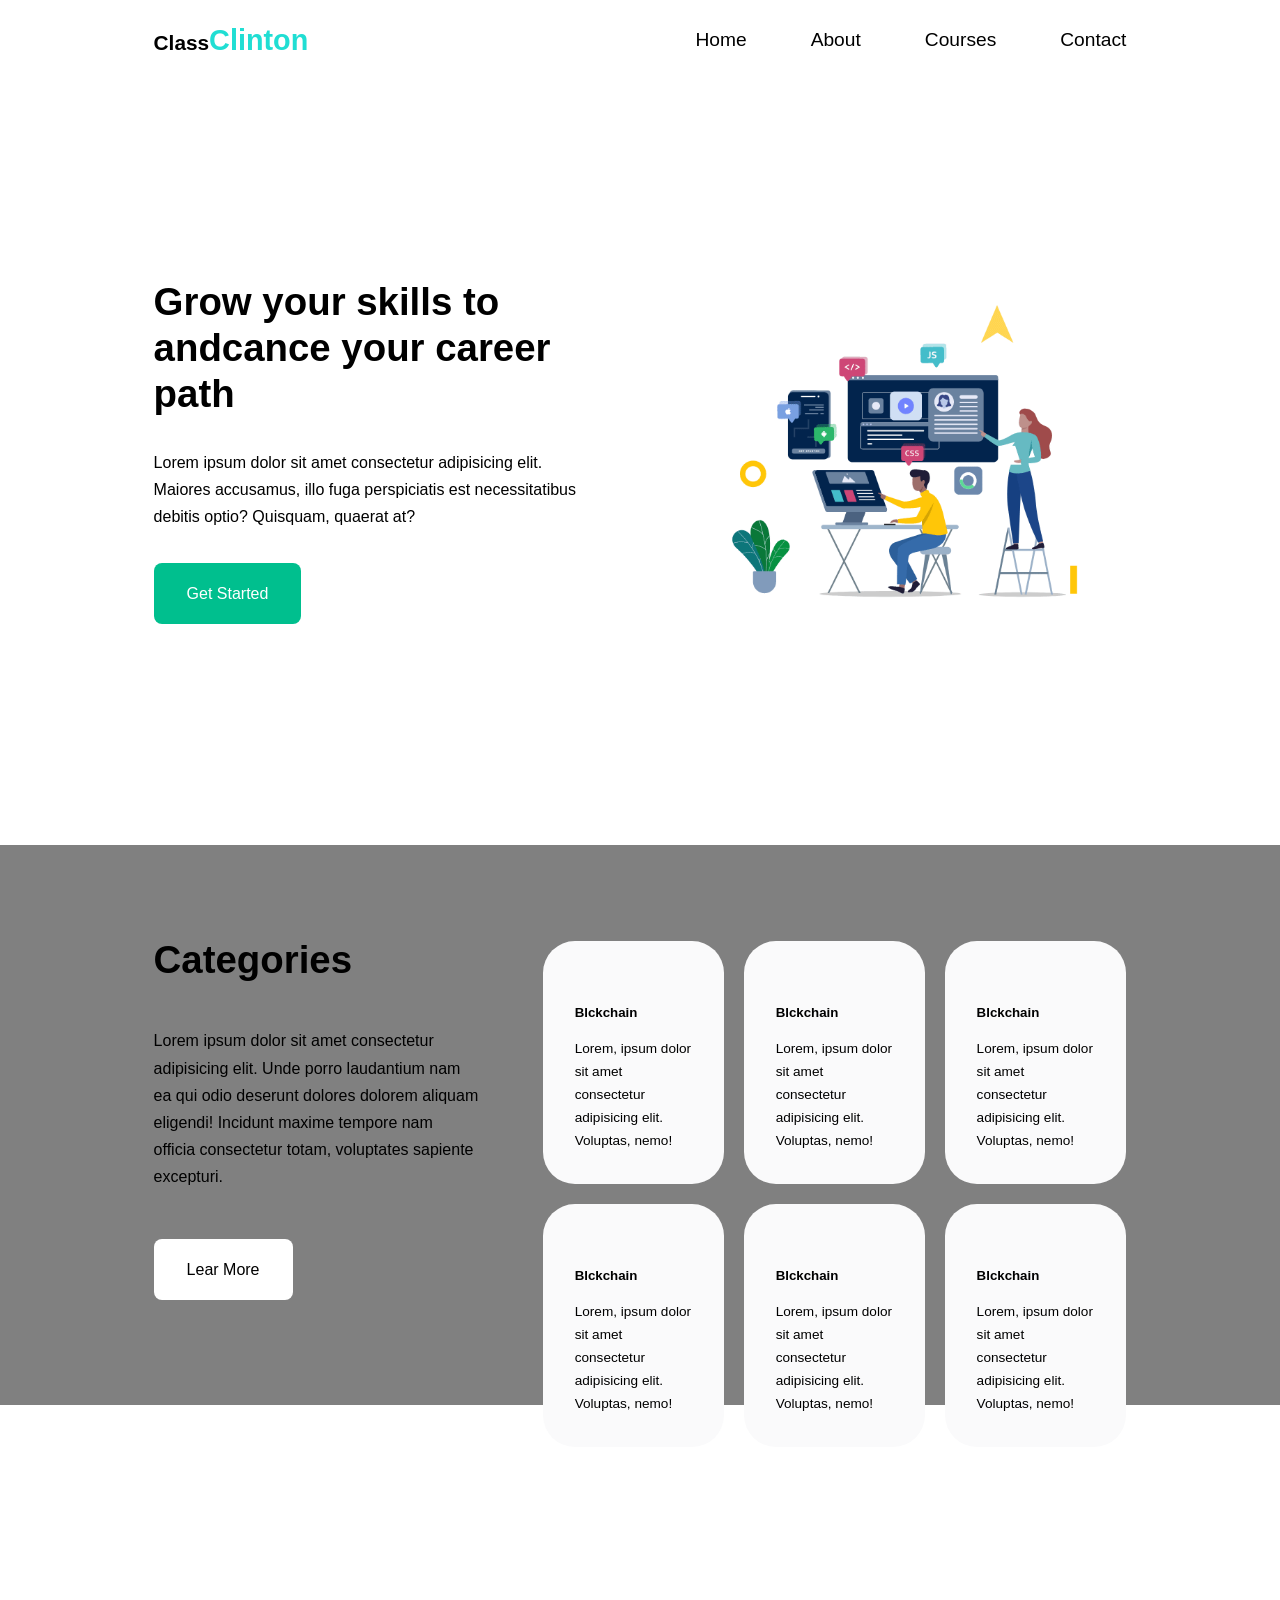
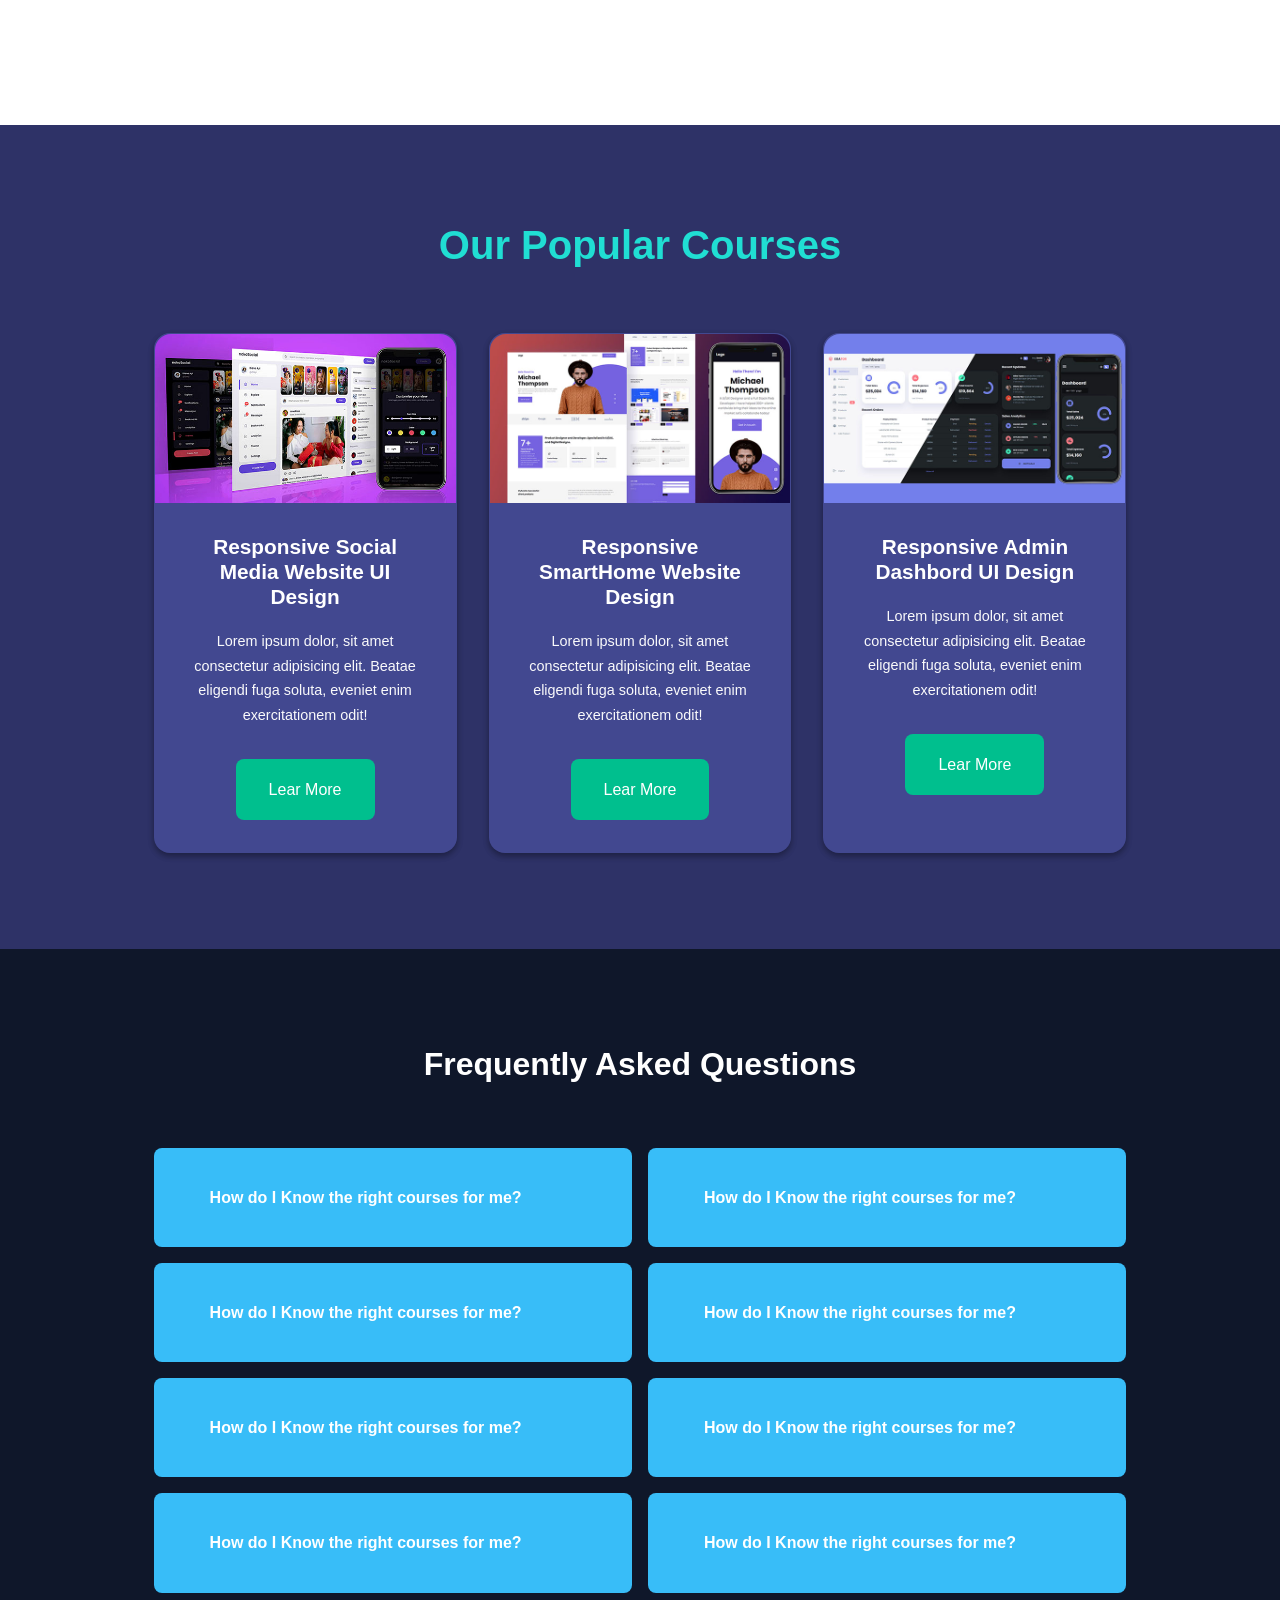
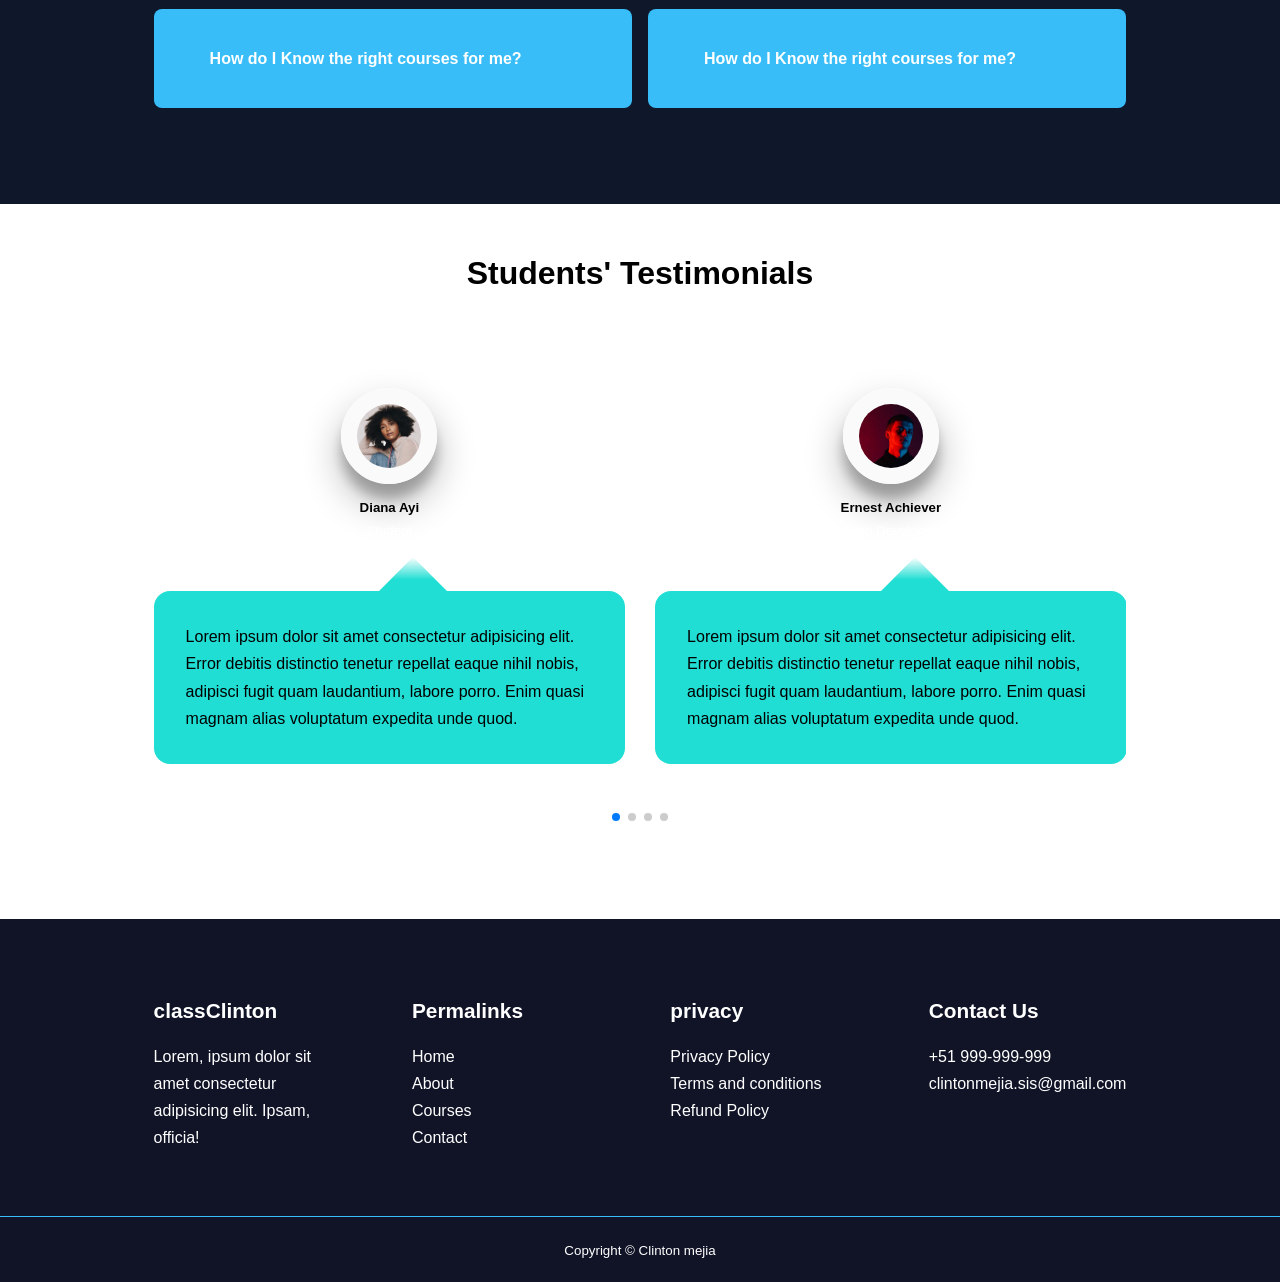
<file: miPagina/html/index.html>
<!DOCTYPE html>
<html lang="en">
<head>
    <meta charset="UTF-8">
    <meta http-equiv="X-UA-Compatible" content="IE=edge">
    <meta name="viewport" content="width=device-width, initial-scale=1.0">
    <title>Opnen Clinton courses</title>
    <link rel="stylesheet" href="../css/styles.css">
     <!-- ICONSCOUNT CND -->
    <link rel="stylesheet" href="https://unicons.iconscout.com/release/v4.0.0/css/line.css">
    
    <!-- Fonts rubik -->

    <link rel="preconnect" href="https://fonts.googleapis.com">
    <link rel="preconnect" href="https://fonts.gstatic.com" crossorigin>
    <link href="https://fonts.googleapis.com/css2? family=Rubik:wght@300;400;500;600;800;900&display=swap" >

    <!-- swper js -->
    <link rel="stylesheet" rel="stylesheet" href="https://cdn.jsdelivr.net/npm/swiper@8/swiper-bundle.min.css">

</head>

<body>
    <!-- ===================nav==================== -->
    <nav>
        <div class="container nav__container">
            <a href="../html/index.html" ><h4>Class<span class="clinton">Clinton</span></h4></a>
            <ul class="nav__menu">
                <li><a href="../html/index.html">Home</a></li>
                <li><a href="../html/about.html">About</a></li>
                <li><a href="../html/courses.html">Courses</a></li>
                <li><a href="../html/contact.html">Contact</a></li>
            </ul>
            <button id="open-menu"><i class="uil uil-bars"></i></button>
            <button id="close-menu"><i class="uil uil-multiply"></i></button>
        </div>
    </nav>
    <!-- ===================nav end==================== -->



    <!-- ===================header==================== -->
    <header>
        <div class="container header__container">
            <div class="header__left">
                <h1>Grow your skills to andcance your career path</h1>
                <p>Lorem ipsum dolor sit amet consectetur adipisicing elit. Maiores accusamus, illo fuga perspiciatis est necessitatibus debitis optio? Quisquam, quaerat at?</p>
                <a href="../courses.html" class="btn btn-primary">
                    Get Started
                </a>
            </div>

            <div class="header__right">
               <div class="header__right-image">
                <img src="../images/header.gif" >
               </div>
            </div>
        </div>
    </header>
    <!-- ===================header end==================== -->

    

    <!-- ===================categories ==================== -->
    <section class="categories">
        <div class="container categories__container">
            <div class="categories__left">
                <h1>Categories</h1>
                <p>Lorem ipsum dolor sit amet consectetur adipisicing elit. Unde porro laudantium nam ea qui odio deserunt dolores dolorem aliquam eligendi! Incidunt maxime tempore nam officia consectetur totam, voluptates sapiente excepturi.
                </p>
                <a href="#" class="btn">Lear More</a>
            </div>
            <div class="categories__right">
                <article class="category">
                    <span class="category__icon">
                        <i class="uil uil-bitcoin-circle"></i>
                    </span>
                    <h5>Blckchain</h5>
                    <p>Lorem, ipsum dolor sit amet consectetur adipisicing elit. Voluptas, nemo!</p>
                </article>
                
                <article class="category">
                    <span class="category__icon">
                        <i class="uil uil-bitcoin-circle"></i>
                    </span>
                    <h5>Blckchain</h5>
                    <p>Lorem, ipsum dolor sit amet consectetur adipisicing elit. Voluptas, nemo!</p>
                </article>

                <article class="category">
                    <span class="category__icon">
                        <i class="uil uil-bitcoin-circle"></i>
                    </span>
                    <h5>Blckchain</h5>
                    <p>Lorem, ipsum dolor sit amet consectetur adipisicing elit. Voluptas, nemo!</p>
                </article>

                <article class="category">
                    <span class="category__icon">
                        <i class="uil uil-bitcoin-circle"></i>
                    </span>
                    <h5>Blckchain</h5>
                    <p>Lorem, ipsum dolor sit amet consectetur adipisicing elit. Voluptas, nemo!</p>
                </article>

                <article class="category">
                    <span class="category__icon">
                        <i class="uil uil-bitcoin-circle"></i>
                    </span>
                    <h5>Blckchain</h5>
                    <p>Lorem, ipsum dolor sit amet consectetur adipisicing elit. Voluptas, nemo!</p>
                </article>

                <article class="category">
                    <span class="category__icon">
                        <i class="uil uil-bitcoin-circle"></i>
                    </span>
                    <h5>Blckchain</h5>
                    <p>Lorem, ipsum dolor sit amet consectetur adipisicing elit. Voluptas, nemo!</p>
                </article>

            </div>
        </div>
    </section>
    <!-- ===================categories end==================== -->



    <!-- ===================courses==================== -->
    <section class="courses">
        <h2>Our Popular Courses</h2>
        <div class="container courses__container">
            <article class="course">
                <div class="course__image">
                    <img src="../images/course1.jpg" alt="image" >
                </div>
                <div class="course__info">
                    <h4>Responsive Social Media Website UI Design</h4>
                    <p>Lorem ipsum dolor, sit amet consectetur adipisicing elit. Beatae eligendi fuga soluta, eveniet enim exercitationem odit!
                    </p>
                    <a href="../html/courses.html" class="btn btn-primary">Lear More</a>
                 </div>
            </article>
            
            <article class="course">
                <div class="course__image">
                    <img src="../images/course2.jpg" alt="">
                </div>
                    <div class="course__info">
                    <h4>Responsive SmartHome Website Design</h4>
                    <p>Lorem ipsum dolor, sit amet consectetur adipisicing elit. Beatae eligendi fuga soluta, eveniet enim exercitationem odit!
                    </p>
                    <a href="../html/courses.html" class="btn btn-primary">Lear More</a>
                </div>
            </article>

            <article class="course">
                <div class="course__image">
                    <img src="../images/course3.jpg" alt="">
                </div>
                <div class="course__info">
                    <h4>Responsive Admin Dashbord UI Design</h4>
                    <p>Lorem ipsum dolor, sit amet consectetur adipisicing elit. Beatae eligendi fuga soluta, eveniet enim exercitationem odit!
                    </p>
                    <a href="../html/courses.html" class="btn btn-primary">Lear More</a>
                </div>
            </article>
        </div>
    </section>
    <!-- ===================courses end==================== -->



    <!-- =========frequently asked questions=============== -->
    <section class="faqs">
        <h2>Frequently Asked Questions</h2>
        <div class="container faqs__container">
            <article class="faq">
                <div class="faq__icon"><i class="uil uil-plus"></i></div>
                <div class="faq__answer">
                    <h4>How do I Know the right courses for me?</h4>
                    <p>Lorem ipsum dolor sit amet consectetur, adipisicing elit. Amet obcaecati explicabo repudiandae! Amet eos sapiente sunt alias velit unde tenetur consectetur architecto, aliquid aut quasi quidem quas, perferendis quae pariatur!
                    </p>
                </div>
            </article>

            <article class="faq">
                <div class="faq__icon"><i class="uil uil-plus"></i></div>
                <div class="faq__answer">
                    <h4>How do I Know the right courses for me?</h4>
                    <p>Lorem ipsum dolor sit amet consectetur, adipisicing elit. Amet obcaecati explicabo repudiandae! Amet eos sapiente sunt alias velit unde tenetur consectetur architecto, aliquid aut quasi quidem quas, perferendis quae pariatur!
                    </p>
                </div>
            </article>

            <article class="faq">
                <div class="faq__icon"><i class="uil uil-plus"></i></div>
                <div class="faq__answer">
                    <h4>How do I Know the right courses for me?</h4>
                    <p>Lorem ipsum dolor sit amet consectetur, adipisicing elit. Amet obcaecati explicabo repudiandae! Amet eos sapiente sunt alias velit unde tenetur consectetur architecto, aliquid aut quasi quidem quas, perferendis quae pariatur!
                    </p>
                </div>
            </article>

            <article class="faq">
                <div class="faq__icon"><i class="uil uil-plus"></i></div>
                <div class="faq__answer">
                    <h4>How do I Know the right courses for me?</h4>
                    <p>Lorem ipsum dolor sit amet consectetur, adipisicing elit. Amet obcaecati explicabo repudiandae! Amet eos sapiente sunt alias velit unde tenetur consectetur architecto, aliquid aut quasi quidem quas, perferendis quae pariatur!
                    </p>
                </div>
            </article>

            <article class="faq">
                <div class="faq__icon"><i class="uil uil-plus"></i></div>
                <div class="faq__answer">
                    <h4>How do I Know the right courses for me?</h4>
                    <p>Lorem ipsum dolor sit amet consectetur, adipisicing elit. Amet obcaecati explicabo repudiandae! Amet eos sapiente sunt alias velit unde tenetur consectetur architecto, aliquid aut quasi quidem quas, perferendis quae pariatur!
                    </p>
                </div>
            </article>

            <article class="faq">
                <div class="faq__icon"><i class="uil uil-plus"></i></div>
                <div class="faq__answer">
                    <h4>How do I Know the right courses for me?</h4>
                    <p>Lorem ipsum dolor sit amet consectetur, adipisicing elit. Amet obcaecati explicabo repudiandae! Amet eos sapiente sunt alias velit unde tenetur consectetur architecto, aliquid aut quasi quidem quas, perferendis quae pariatur!
                    </p>
                </div>
            </article>

            <article class="faq">
                <div class="faq__icon"><i class="uil uil-plus"></i></div>
                <div class="faq__answer">
                    <h4>How do I Know the right courses for me?</h4>
                    <p>Lorem ipsum dolor sit amet consectetur, adipisicing elit. Amet obcaecati explicabo repudiandae! Amet eos sapiente sunt alias velit unde tenetur consectetur architecto, aliquid aut quasi quidem quas, perferendis quae pariatur!
                    </p>
                </div>
            </article>

            <article class="faq">
                <div class="faq__icon"><i class="uil uil-plus"></i></div>
                <div class="faq__answer">
                    <h4>How do I Know the right courses for me?</h4>
                    <p>Lorem ipsum dolor sit amet consectetur, adipisicing elit. Amet obcaecati explicabo repudiandae! Amet eos sapiente sunt alias velit unde tenetur consectetur architecto, aliquid aut quasi quidem quas, perferendis quae pariatur!
                    </p>
                </div>
            </article>

            <article class="faq">
                <div class="faq__icon"><i class="uil uil-plus"></i></div>
                <div class="faq__answer">
                    <h4>How do I Know the right courses for me?</h4>
                    <p>Lorem ipsum dolor sit amet consectetur, adipisicing elit. Amet obcaecati explicabo repudiandae! Amet eos sapiente sunt alias velit unde tenetur consectetur architecto, aliquid aut quasi quidem quas, perferendis quae pariatur!
                    </p>
                </div>
            </article>

            <article class="faq">
                <div class="faq__icon"><i class="uil uil-plus"></i></div>
                <div class="faq__answer">
                    <h4>How do I Know the right courses for me?</h4>
                    <p>Lorem ipsum dolor sit amet consectetur, adipisicing elit. Amet obcaecati explicabo repudiandae! Amet eos sapiente sunt alias velit unde tenetur consectetur architecto, aliquid aut quasi quidem quas, perferendis quae pariatur!
                    </p>
                </div>
            </article>
        </div>
    </section>
    <!-- ================end frequently ========================= -->


    <!-- ================start testimonial ========================= -->
    <section class="container testimonials__container swiper mySwiper">
        <h2>Students' Testimonials</h2>
        <div class="swiper-wrapper">
            <article class="testimonial swiper-slide">
                <div class="avatar">
                    <img src="../images/avatar1.jpg" alt="avatar">
                </div>
                <div class="testimonial__info">
                    <h5>Diana Ayi</h5>
                    <small>Student</small>
                </div>
                <div class="testimonial__body">
                    <p>Lorem ipsum dolor sit amet consectetur adipisicing elit. Error debitis distinctio tenetur repellat eaque nihil nobis, adipisci fugit quam laudantium, labore porro. Enim quasi magnam alias voluptatum expedita unde quod.</p>
                </div>
            </article>

            <article class="testimonial swiper-slide">
                <div class="avatar">
                    <img src="../images/avatar2.jpg" alt="avatar">
                </div>
                <div class="testimonial__info">
                    <h5>Ernest Achiever</h5>
                    <small>Web Developer</small>
                </div>
                <div class="testimonial__body">
                    <p>Lorem ipsum dolor sit amet consectetur adipisicing elit. Error debitis distinctio tenetur repellat eaque nihil nobis, adipisci fugit quam laudantium, labore porro. Enim quasi magnam alias voluptatum expedita unde quod.</p>
                </div>
            </article>

            <article class="testimonial swiper-slide">
                <div class="avatar">
                    <img src="../images/avatar3.jpg" alt="avatar">
                </div>
                <div class="testimonial__info">
                    <h5>Edem Quist</h5>
                    <small>Student</small>
                </div>
                <div class="testimonial__body">
                    <p>Lorem ipsum dolor sit amet consectetur adipisicing elit. Error debitis distinctio tenetur repellat eaque nihil nobis, adipisci fugit quam laudantium, labore porro. Enim quasi magnam alias voluptatum expedita unde quod.</p>
                </div>
            </article>

            <article class="testimonial swiper-slide">
                <div class="avatar">
                    <img src="../images/avatar4.jpg" alt="avatar">
                </div>
                <div class="testimonial__info">
                    <h5>Hajia Bindu</h5>
                    <small>Student</small>
                </div>
                <div class="testimonial__body">
                    <p>Lorem ipsum dolor sit amet consectetur adipisicing elit. Error debitis distinctio tenetur repellat eaque nihil nobis, adipisci fugit quam laudantium, labore porro. Enim quasi magnam alias voluptatum expedita unde quod.</p>
                </div>
            </article>

            <article class="testimonial swiper-slide">
                <div class="avatar">
                    <img src="../images/avatar5.jpg" alt="avatar">
                </div>
                <div class="testimonial__info">
                    <h5>Jane Doe</h5>
                    <small>Student</small>
                </div>
                <div class="testimonial__body">
                    <p>Lorem ipsum dolor sit amet consectetur adipisicing elit. Error debitis distinctio tenetur repellat eaque nihil nobis, adipisci fugit quam laudantium, labore porro. Enim quasi magnam alias voluptatum expedita unde quod.</p>
                </div>
            </article>
        </div>
        <div class="swiper-pagination"></div>
    </section>
    <!-- ================end testimonial ========================= -->

    <!-- ===================footer===================== -->
    <footer>
        <div class="container footer__container">
            <div class="footer__1">
                <a href="../html/index.html" class="footer__logo"><h4>classClinton</h4></a>
                    <p>Lorem, ipsum dolor sit amet consectetur adipisicing elit. Ipsam, officia!
                    </p>
            </div>
            <div class="footer__2">
                <h4>Permalinks</h4>
                <ul class="permalinks">
                    <li><a href="../html/index.html">Home</a></li>
                    <li><a href="../html/about.html">About</a></li>
                    <li><a href="../html/courses.html">Courses</a></li>
                    <li><a href="../html/contact.html">Contact</a></li>
                </ul>
            </div>

            <div class="footer__3">
                <h4>privacy</h4>
                <ul class="permalinks">
                    <li><a href="#">Privacy Policy</a></li>
                    <li><a href="#">Terms and conditions</a></li>
                    <li><a href="#">Refund Policy</a></li>
                </ul>
            </div>

            <div class="footer__4">
                <h4>Contact Us</h4>
                <div>
                    <p>+51 999-999-999</p>
                    <p>clintonmejia.sis@gmail.com</p>
                </div>

                <ul class="footer__socials">
                    <li>
                        <a href="#"><i class="uil uil-facebook-f"></i></a>
                    </li>

                    <li>
                        <a href="#"><i class="uil uil-instagram-alt"></i></i></a>
                    </li>

                    <li>
                        <a href="#"><i class="uil uil-twitter"></i></a>
                    </li>

                    <li>
                        <a href="#"><i class="uil uil-linkedin"></i></a>
                    </li>
                </ul>
            </div>
        </div>
        <div class="footer__copyrght">
            <small>Copyright &copy; Clinton mejia</small>
        </div>
    </footer>
    <!-- ===================end footer===================== -->


    <script src="https://cdn.jsdelivr.net/npm/swiper@8/swiper-bundle.min.js"></script>
    <script  src="../main.js"></script>

    <script>
         var swiper = new Swiper(".mySwiper", {
        slidesPerView: 1,
        spaceBetween: 30,
        pagination: {
          el: ".swiper-pagination",
          clickable: true,
        },
          //when window width is >=600px
        breakpoints: {
            600:{
                slidesPerView: 2,
            }
        }

      });

    </script>
</body>
</html>
</file>
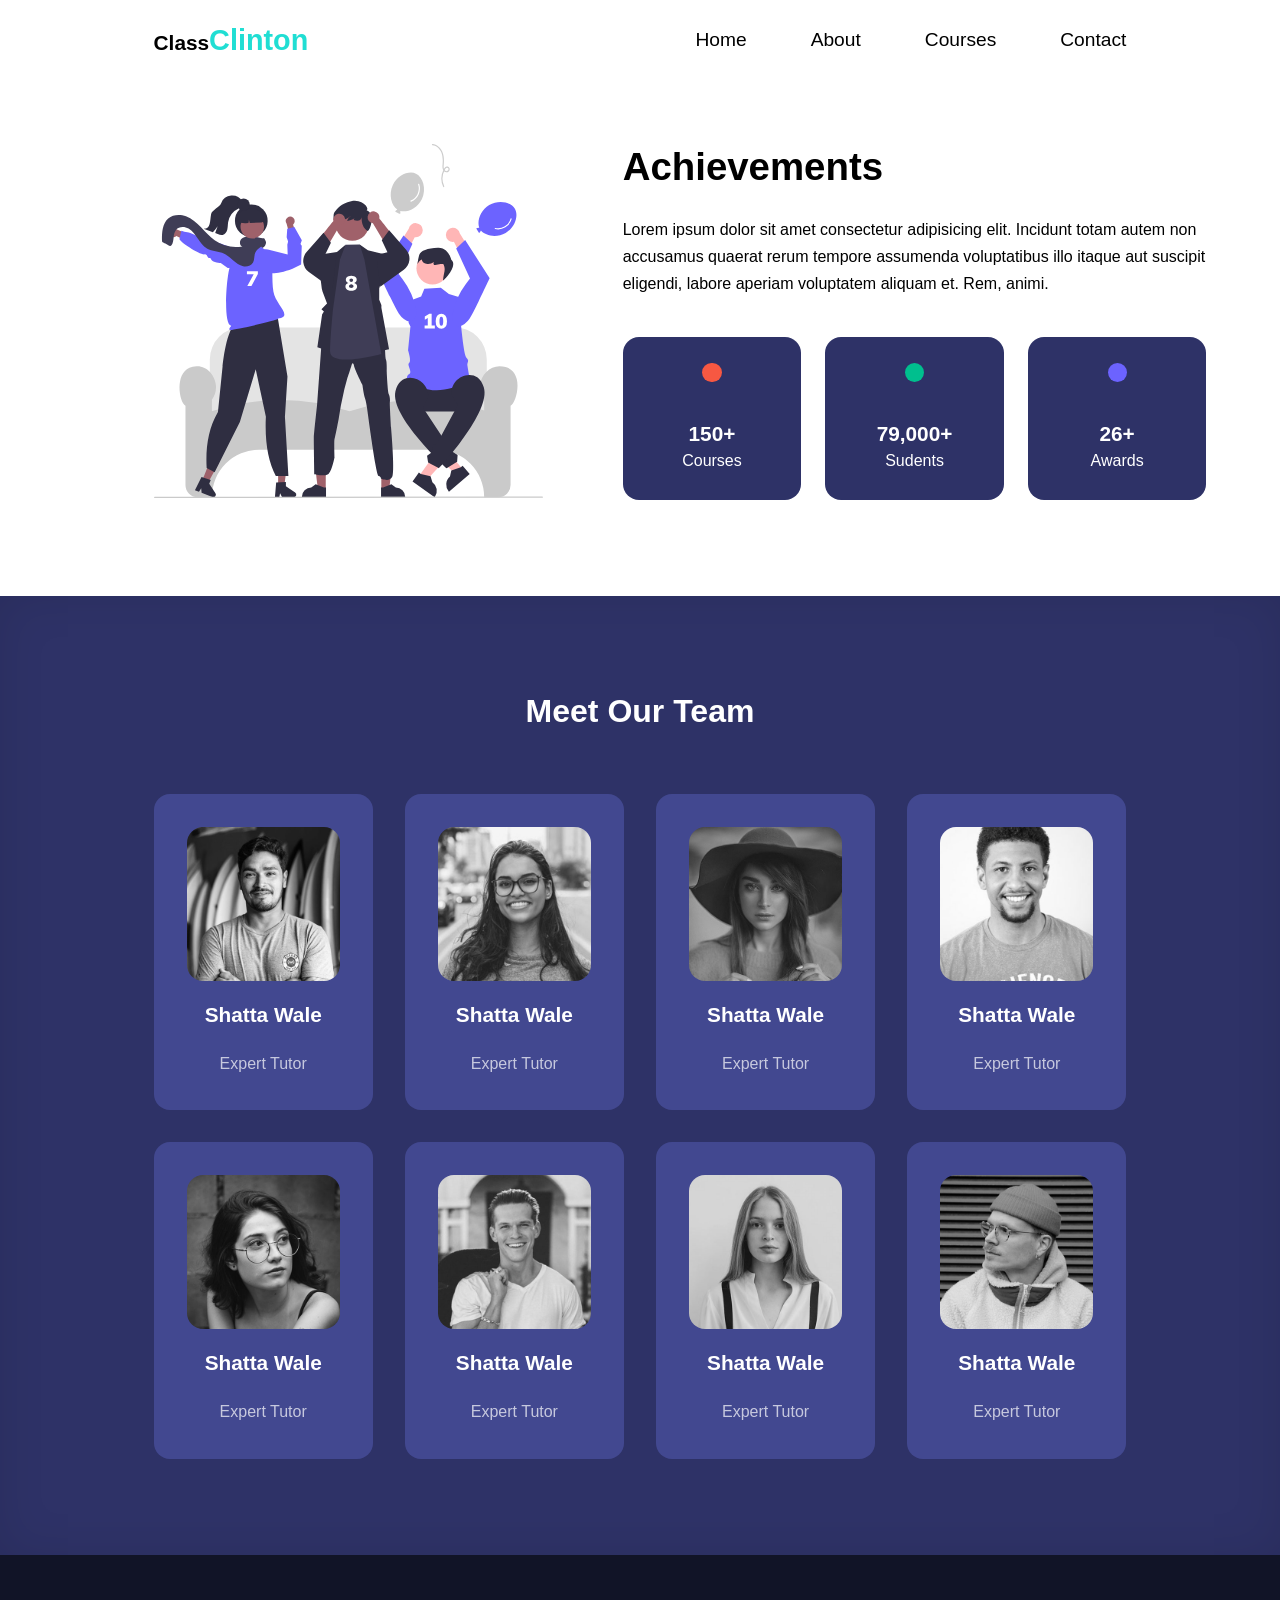
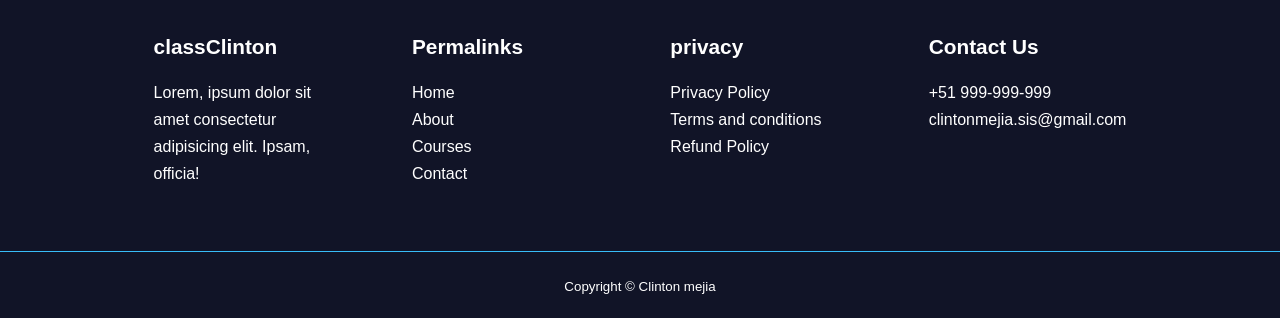
<file: miPagina/html/about.html>
<!DOCTYPE html>
<html lang="en">
<head>
    <meta charset="UTF-8">
    <meta http-equiv="X-UA-Compatible" content="IE=edge">
    <meta name="viewport" content="width=device-width, initial-scale=1.0">
    <title>Opnen Clinton courses</title>

    <link rel="stylesheet" href="../css/styles.css">
    <link rel="stylesheet" href="../css/about.css">
     <!-- ICONSCOUNT CND -->
    <link rel="stylesheet" href="https://unicons.iconscout.com/release/v4.0.0/css/line.css">
    
    <!-- Fonts rubik -->

    <link rel="preconnect" href="https://fonts.googleapis.com">
    <link rel="preconnect" href="https://fonts.gstatic.com" crossorigin>
    <link href="https://fonts.googleapis.com/css2? family=Rubik:wght@300;400;500;600;800;900&display=swap" >

   
</head>

<body>
    <!-- ===================nav==================== -->
    <nav>
        <div class="container nav__container">
            <a href="../html/index.html" ><h4>Class<span class="clinton">Clinton</span></h4></a>
            <ul class="nav__menu">
                <li><a href="../html/index.html">Home</a></li>
                <li><a href="../html/about.html">About</a></li>
                <li><a href="../html/courses.html">Courses</a></li>
                <li><a href="../html/contact.html">Contact</a></li>
            </ul>
            <button id="open-menu"><i class="uil uil-bars"></i></button>
            <button id="close-menu"><i class="uil uil-multiply"></i></button>
        </div>
    </nav>
    <!-- ===================nav end==================== -->
      

    <!-- ===================ACHIEVEMENTS==================== -->
    <section class="about__achievements">
        <div class="container about__achievements-container">
            <div class="about__achievements-left">
                <img src="../images/about achievements.svg" alt="image">
            </div>

            <div class="about__achievements-right">
                <h1>Achievements</h1>
                <P>Lorem ipsum dolor sit amet consectetur adipisicing elit. Incidunt totam autem non accusamus quaerat rerum tempore assumenda voluptatibus illo itaque aut suscipit eligendi, labore aperiam voluptatem aliquam et. Rem, animi.</P>
            
                <div class="achievements__cards">
                    <article class="achievement__cards">
                        <span class="achievement__icon">
                            <i class="uil uil-video"></i>
                        </span>
                        <h3>150+</h3>
                        <p>Courses</p>
                    </article>

                    <article class="achievement__cards">
                        <span class="achievement__icon">
                            <i class="uil uil-users-alt"></i>
                        </span>
                        <h3>79,000+</h3>
                        <p>Sudents</p>
                    </article>

                    <article class="achievement__cards">
                        <span class="achievement__icon">
                            <i class="uil uil-trophy"></i>
                        </span>
                        <h3>26+</h3>
                        <p>Awards</p>
                    </article>
                </div>
            
            </div>
            
        </div>
        

        </div>
    </section>
    <!-- ===================ACHIEVEMENTS end================= -->
    

    <!-- ===================TEAM======================== -->
    <section class="team">
        <h2>Meet Our Team</h2>
        <div class="container team__container">
            <article class="team__member">
                <div class="team__member-image">
                    <img src="../images/tm1.jpg" alt="image team">
                </div>
                <div class="team__member-info">
                    <h4>Shatta Wale</h4>
                    <p>Expert Tutor</p>
                </div>
                <div class="team__member-socials">
                    <a href="https://instagram.com" target="_blank"><i class="uil uil-instagram"></i></a>
                    <a href="https://twitter.com" target="_blank"><i class="uil uil-twitter-alt"></i></a>
                    <a href="https://linkedin.com" target="_blank"><i class="uil uil-linkedin-alt"></i></a>
                </div>
            </article>
            
            <article class="team__member">
                <div class="team__member-image">
                    <img src="../images/tm2.jpg" alt="image team">
                </div>
                <div class="team__member-info">
                    <h4>Shatta Wale</h4>
                    <p>Expert Tutor</p>
                </div>
                <div class="team__member-socials">
                    <a href="https://instagram.com" target="_blank"><i class="uil uil-instagram"></i></a>
                    <a href="https://twitter.com" target="_blank"><i class="uil uil-twitter-alt"></i></a>
                    <a href="https://linkedin.com" target="_blank"><i class="uil uil-linkedin-alt"></i></a>
                </div>
            </article>

            <article class="team__member">
                <div class="team__member-image">
                    <img src="../images/tm3.jpg" alt="image team">
                </div>
                <div class="team__member-info">
                    <h4>Shatta Wale</h4>
                    <p>Expert Tutor</p>
                </div>
                <div class="team__member-socials">
                    <a href="https://instagram.com" target="_blank"><i class="uil uil-instagram"></i></a>
                    <a href="https://twitter.com" target="_blank"><i class="uil uil-twitter-alt"></i></a>
                    <a href="https://linkedin.com" target="_blank"><i class="uil uil-linkedin-alt"></i></a>
                </div>
            </article>

            <article class="team__member">
                <div class="team__member-image">
                    <img src="../images/tm4.jpg" alt="image team">
                </div>
                <div class="team__member-info">
                    <h4>Shatta Wale</h4>
                    <p>Expert Tutor</p>
                </div>
                <div class="team__member-socials">
                    <a href="https://instagram.com" target="_blank"><i class="uil uil-instagram"></i></a>
                    <a href="https://twitter.com" target="_blank"><i class="uil uil-twitter-alt"></i></a>
                    <a href="https://linkedin.com" target="_blank"><i class="uil uil-linkedin-alt"></i></a>
                </div>
            </article>

            <article class="team__member">
                <div class="team__member-image">
                    <img src="../images/tm5.jpg" alt="image team">
                </div>
                <div class="team__member-info">
                    <h4>Shatta Wale</h4>
                    <p>Expert Tutor</p>
                </div>
                <div class="team__member-socials">
                    <a href="https://instagram.com" target="_blank"><i class="uil uil-instagram"></i></a>
                    <a href="https://twitter.com" target="_blank"><i class="uil uil-twitter-alt"></i></a>
                    <a href="https://linkedin.com" target="_blank"><i class="uil uil-linkedin-alt"></i></a>
                </div>
            </article>

            <article class="team__member">
                <div class="team__member-image">
                    <img src="../images/tm6.jpg" alt="image team">
                </div>
                <div class="team__member-info">
                    <h4>Shatta Wale</h4>
                    <p>Expert Tutor</p>
                </div>
                <div class="team__member-socials">
                    <a href="https://instagram.com" target="_blank"><i class="uil uil-instagram"></i></a>
                    <a href="https://twitter.com" target="_blank"><i class="uil uil-twitter-alt"></i></a>
                    <a href="https://linkedin.com" target="_blank"><i class="uil uil-linkedin-alt"></i></a>
                </div>
            </article>

            <article class="team__member">
                <div class="team__member-image">
                    <img src="../images/tm7.jpg" alt="image team">
                </div>
                <div class="team__member-info">
                    <h4>Shatta Wale</h4>
                    <p>Expert Tutor</p>
                </div>
                <div class="team__member-socials">
                    <a href="https://instagram.com" target="_blank"><i class="uil uil-instagram"></i></a>
                    <a href="https://twitter.com" target="_blank"><i class="uil uil-twitter-alt"></i></a>
                    <a href="https://linkedin.com" target="_blank"><i class="uil uil-linkedin-alt"></i></a>
                </div>
            </article>

            <article class="team__member">
                <div class="team__member-image">
                    <img src="../images/tm8.jpg" alt="image team">
                </div>
                <div class="team__member-info">
                    <h4>Shatta Wale</h4>
                    <p>Expert Tutor</p>
                </div>
                <div class="team__member-socials">
                    <a href="https://instagram.com" target="_blank"><i class="uil uil-instagram"></i></a>
                    <a href="https://twitter.com" target="_blank"><i class="uil uil-twitter-alt"></i></a>
                    <a href="https://linkedin.com" target="_blank"><i class="uil uil-linkedin-alt"></i></a>
                </div>
            </article>
        </div>
    </section>
     <!-- ===================TEAM END==================== -->


    <!-- ===================footer===================== -->
      <footer>
        <div class="container footer__container">
            <div class="footer__1">
                <a href="../html/index.html" class="footer__logo"><h4>classClinton</h4></a>
                    <p>Lorem, ipsum dolor sit amet consectetur adipisicing elit. Ipsam, officia!
                    </p>
            </div>
            <div class="footer__2">
                <h4>Permalinks</h4>
                <ul class="permalinks">
                    <li><a href="../html/index.html">Home</a></li>
                    <li><a href="../html/about.html">About</a></li>
                    <li><a href="../html/courses.html">Courses</a></li>
                    <li><a href="../html/contact.html">Contact</a></li>
                </ul>
            </div>

            <div class="footer__3">
                <h4>privacy</h4>
                <ul class="permalinks">
                    <li><a href="#">Privacy Policy</a></li>
                    <li><a href="#">Terms and conditions</a></li>
                    <li><a href="#">Refund Policy</a></li>
                </ul>
            </div>

            <div class="footer__4">
                <h4>Contact Us</h4>
                <div>
                    <p>+51 999-999-999</p>
                    <p>clintonmejia.sis@gmail.com</p>
                </div>

                <ul class="footer__socials">
                    <li>
                        <a href="#"><i class="uil uil-facebook-f"></i></a>
                    </li>

                    <li>
                        <a href="#"><i class="uil uil-instagram-alt"></i></i></a>
                    </li>

                    <li>
                        <a href="#"><i class="uil uil-twitter"></i></a>
                    </li>

                    <li>
                        <a href="#"><i class="uil uil-linkedin"></i></a>
                    </li>
                </ul>
            </div>
        </div>
        <div class="footer__copyrght">
            <small>Copyright &copy; Clinton mejia</small>
        </div>
    </footer>
    <!-- ===================end footer===================== -->
    
    <script  src="../main.js"></script>
</body>
</html>
</file>
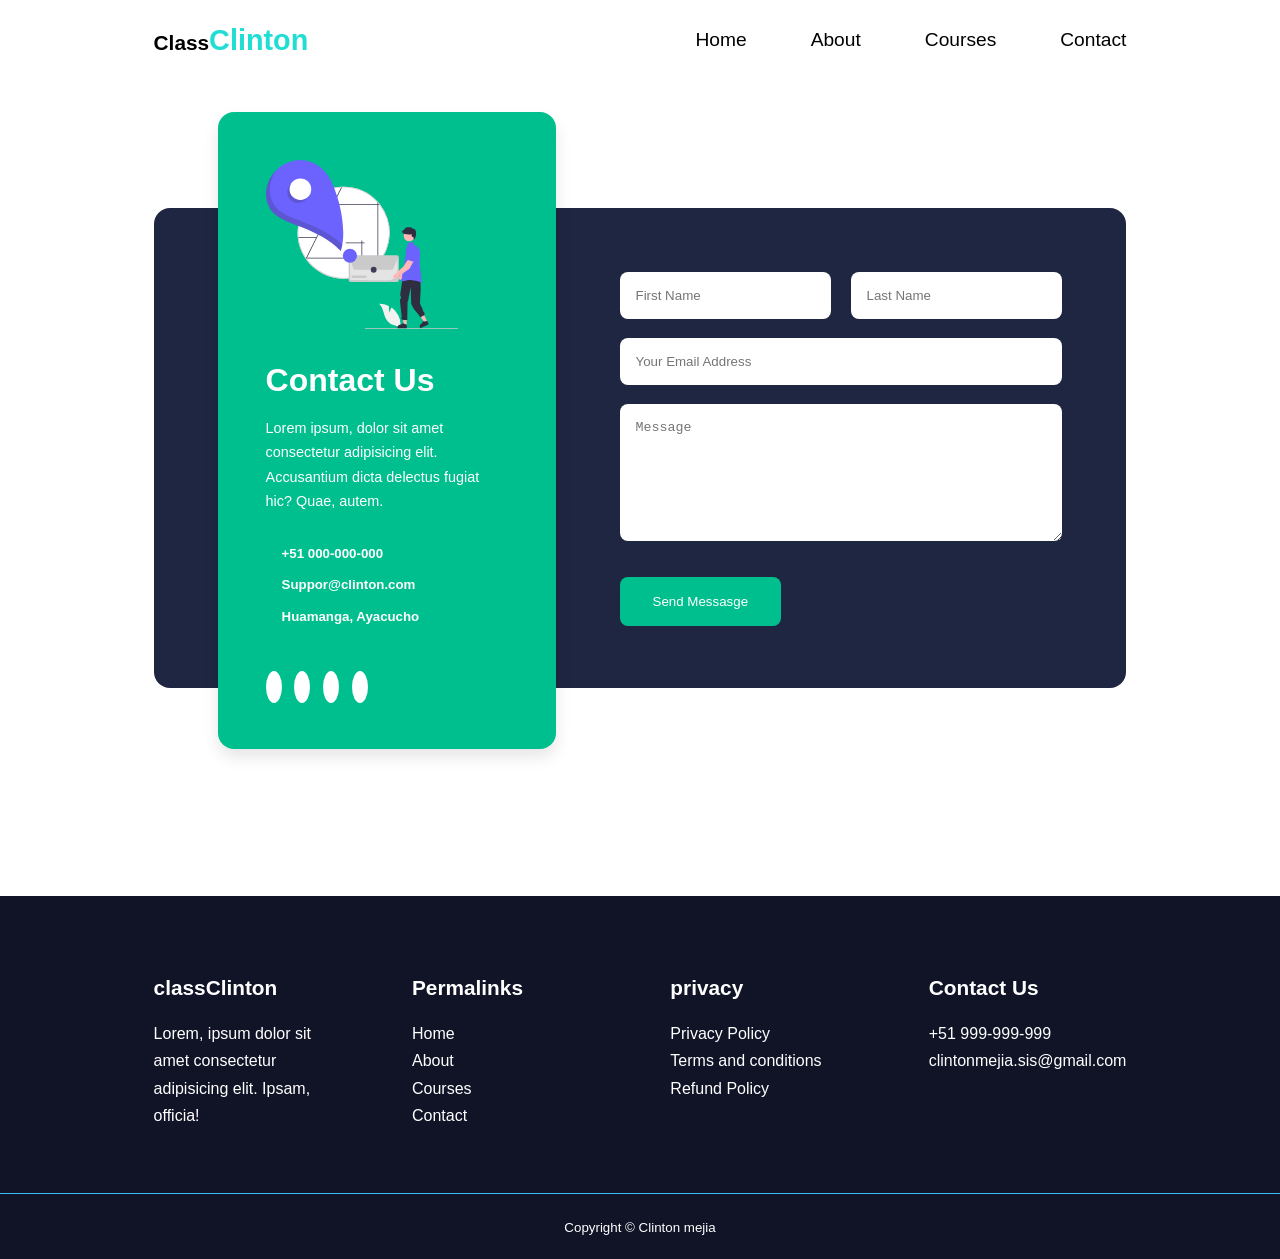
<file: miPagina/html/contact.html>
<!DOCTYPE html>
<html lang="en">
<head>
    <meta charset="UTF-8">
    <meta http-equiv="X-UA-Compatible" content="IE=edge">
    <meta name="viewport" content="width=device-width, initial-scale=1.0">
    <title>Opnen Clinton courses</title>

    <link rel="stylesheet" href="../css/styles.css">
    <link rel="stylesheet" href="../css/contact.css">
     <!-- ICONSCOUNT CND -->
    <link rel="stylesheet" href="https://unicons.iconscout.com/release/v4.0.0/css/line.css">
    
    <!-- Fonts rubik -->

    <link rel="preconnect" href="https://fonts.googleapis.com">
    <link rel="preconnect" href="https://fonts.gstatic.com" crossorigin>
    <link href="https://fonts.googleapis.com/css2? family=Rubik:wght@300;400;500;600;800;900&display=swap" >

   
</head>

<body>
    <!-- ===================nav==================== -->
    <nav>
        <div class="container nav__container">
            <a href="../html/index.html" ><h4>Class<span class="clinton">Clinton</span></h4></a>
            <ul class="nav__menu">
                <li><a href="../html/index.html">Home</a></li>
                <li><a href="../html/about.html">About</a></li>
                <li><a href="../html/courses.html">Courses</a></li>
                <li><a href="../html/contact.html">Contact</a></li>
            </ul>
            <button id="open-menu"><i class="uil uil-bars"></i></button>
            <button id="close-menu"><i class="uil uil-multiply"></i></button>
        </div>
    </nav>
    <!-- ===================nav end==================== -->
      
    <section class="contact">
        <div class="container contact__container">
            <aside class="contact__aside">
                <div class="aside__image">
                <img src="../images/contact.svg" alt=""> 
                </div>
                <h2>Contact Us</h2>
                <p> Lorem ipsum, dolor sit amet consectetur adipisicing 
                    elit.  Accusantium dicta delectus fugiat hic? Quae, autem.   
                </p>
                <ul class="contact__details">
                    <li>
                        <i class="uil uil-phone"></i> 
                        <h5>+51 000-000-000</h5>
                    </li>
                    <li>
                        <i class="uil uil-envelope"></i>
                        <h5>Suppor@clinton.com</h5>
                    </li>
                    <li>
                        <i class="uil uil-map-marker"></i>
                        <h5>Huamanga, Ayacucho</h5>
                    </li>
                </ul>
                <ul class="contact__socials">
                
                    <li><a href="https://instagram.com"><i class="uil uil-instagram"></i></a></li>
                    <li><a href="https://linkedin.com"><i class="uil uil-linkedin-alt"></i></a></li>
                    <li><a href="https://facebook.com"><i class="uil uil-facebook-f"></i></a></li>
                    <li><a href="https://twitter.com"><i class="uil uil-twitter"></i></a><li> 
                </ul>
            </aside>


            <form action="https://formspree.io/f/xgeqenlv" method="POST" class="contact__form">
                    
                <div class="form__mane">
                    <input type="text" name="First Name" placeholder="First Name" required>
                    <input type="text" name="Last Name" placeholder="Last Name" required>
                </div>
                <input type="email" name="Email Address" placeholder="Your Email Address" required>
                <textarea name="Message" rows="7" placeholder="Message" required></textarea>
                <button type="submit" class="btn btn-primary" >Send Messasge</button>
            </form>

        </div>
    </section>

    <!-- ===================footer===================== -->
    <footer>
        <div class="container footer__container">
            <div class="footer__1">
                <a href="../html/index.html" class="footer__logo"><h4>classClinton</h4></a>
                    <p>Lorem, ipsum dolor sit amet consectetur adipisicing elit. Ipsam, officia!
                    </p>
            </div>
            <div class="footer__2">
                <h4>Permalinks</h4>
                <ul class="permalinks">
                    <li><a href="../html/index.html">Home</a></li>
                    <li><a href="../html/about.html">About</a></li>
                    <li><a href="../html/courses.html">Courses</a></li>
                    <li><a href="../html/contact.html">Contact</a></li>
                </ul>
            </div>
    
            <div class="footer__3">
                <h4>privacy</h4>
                <ul class="permalinks">
                    <li><a href="#">Privacy Policy</a></li>
                    <li><a href="#">Terms and conditions</a></li>
                    <li><a href="#">Refund Policy</a></li>
                </ul>
            </div>
    
            <div class="footer__4">
                <h4>Contact Us</h4>
                <div>
                    <p>+51 999-999-999</p>
                    <p>clintonmejia.sis@gmail.com</p>
                </div>
    
                <ul class="footer__socials">
                    <li>
                        <a href="#"><i class="uil uil-facebook-f"></i></a>
                    </li>
    
                    <li>
                        <a href="#"><i class="uil uil-instagram-alt"></i></i></a>
                    </li>
    
                    <li>
                        <a href="#"><i class="uil uil-twitter"></i></a>
                    </li>
    
                    <li>
                        <a href="#"><i class="uil uil-linkedin"></i></a>
                    </li>
                </ul>
            </div>
        </div>
        <div class="footer__copyrght">
            <small>Copyright &copy; Clinton mejia</small>
        </div>
     </footer>
            <!-- ===================end footer===================== -->
    
    <script  src="../main.js"></script>
    </body>
</html>
</file>
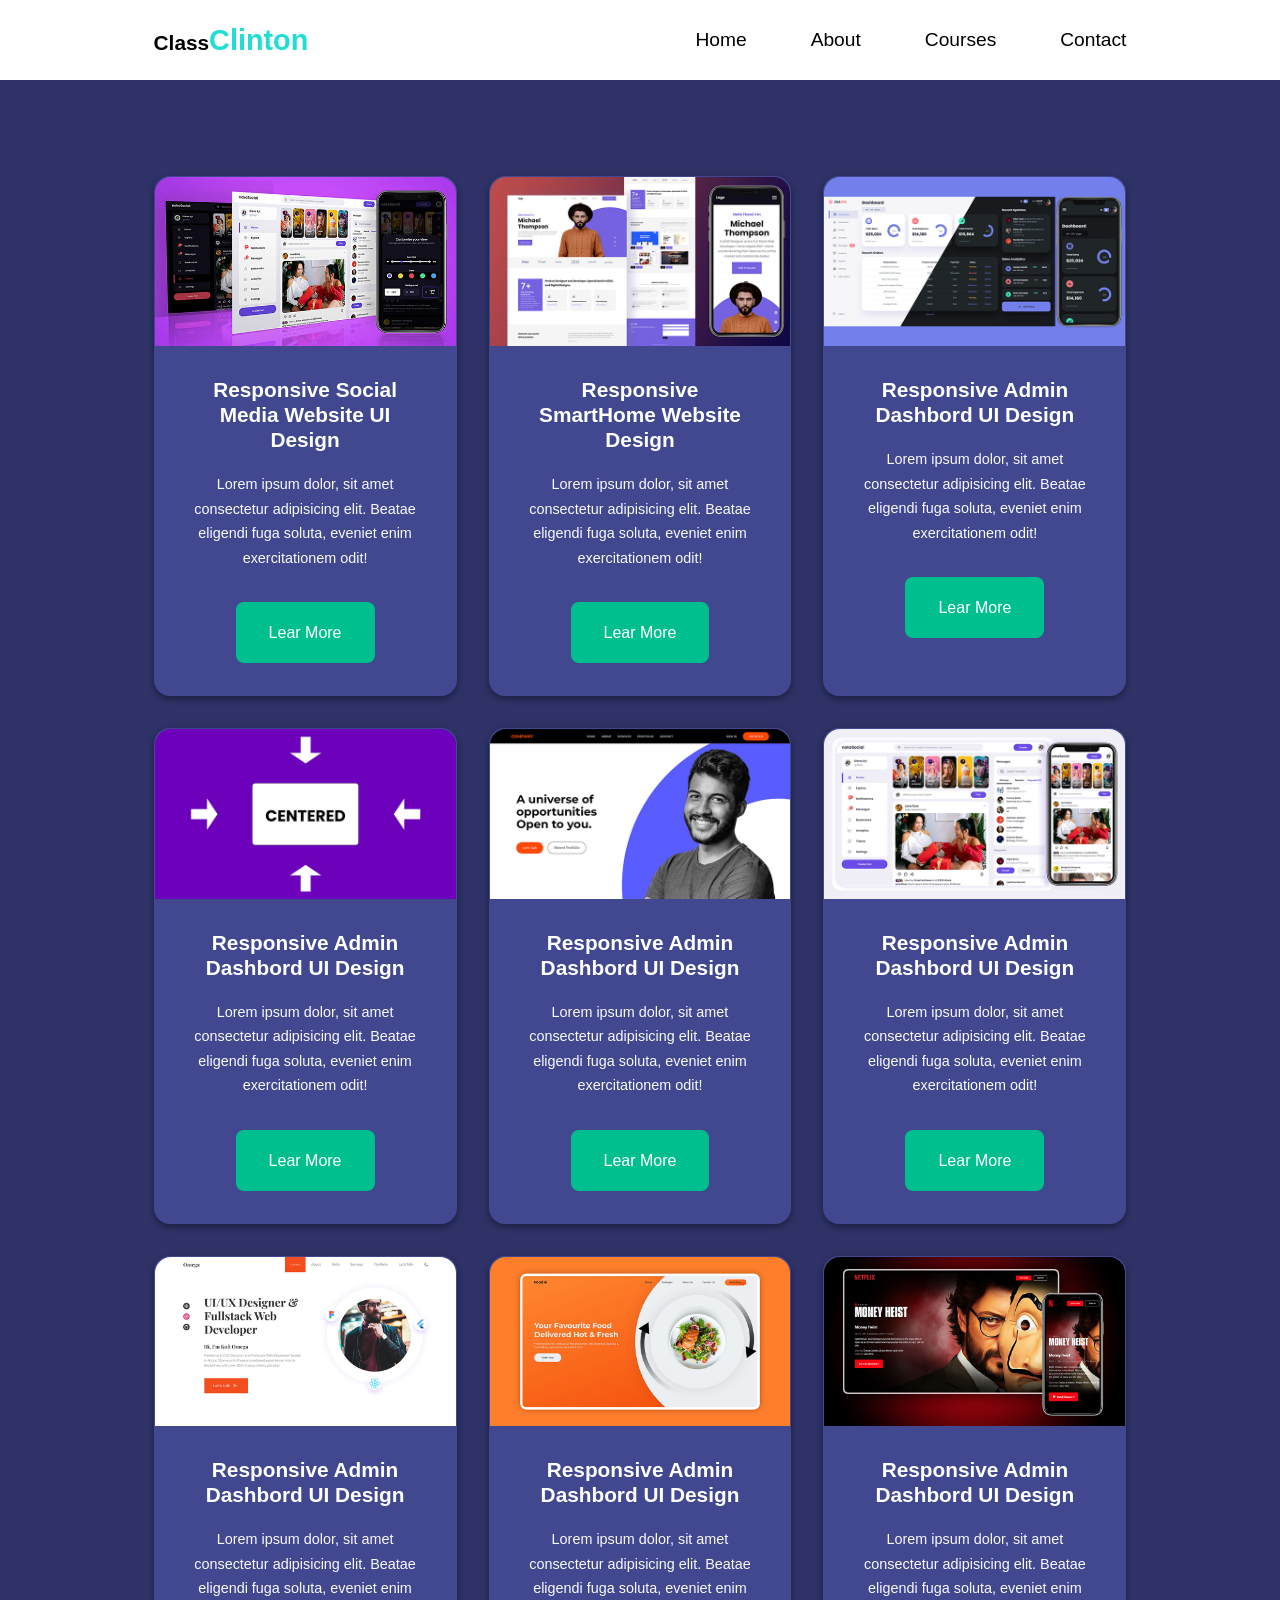
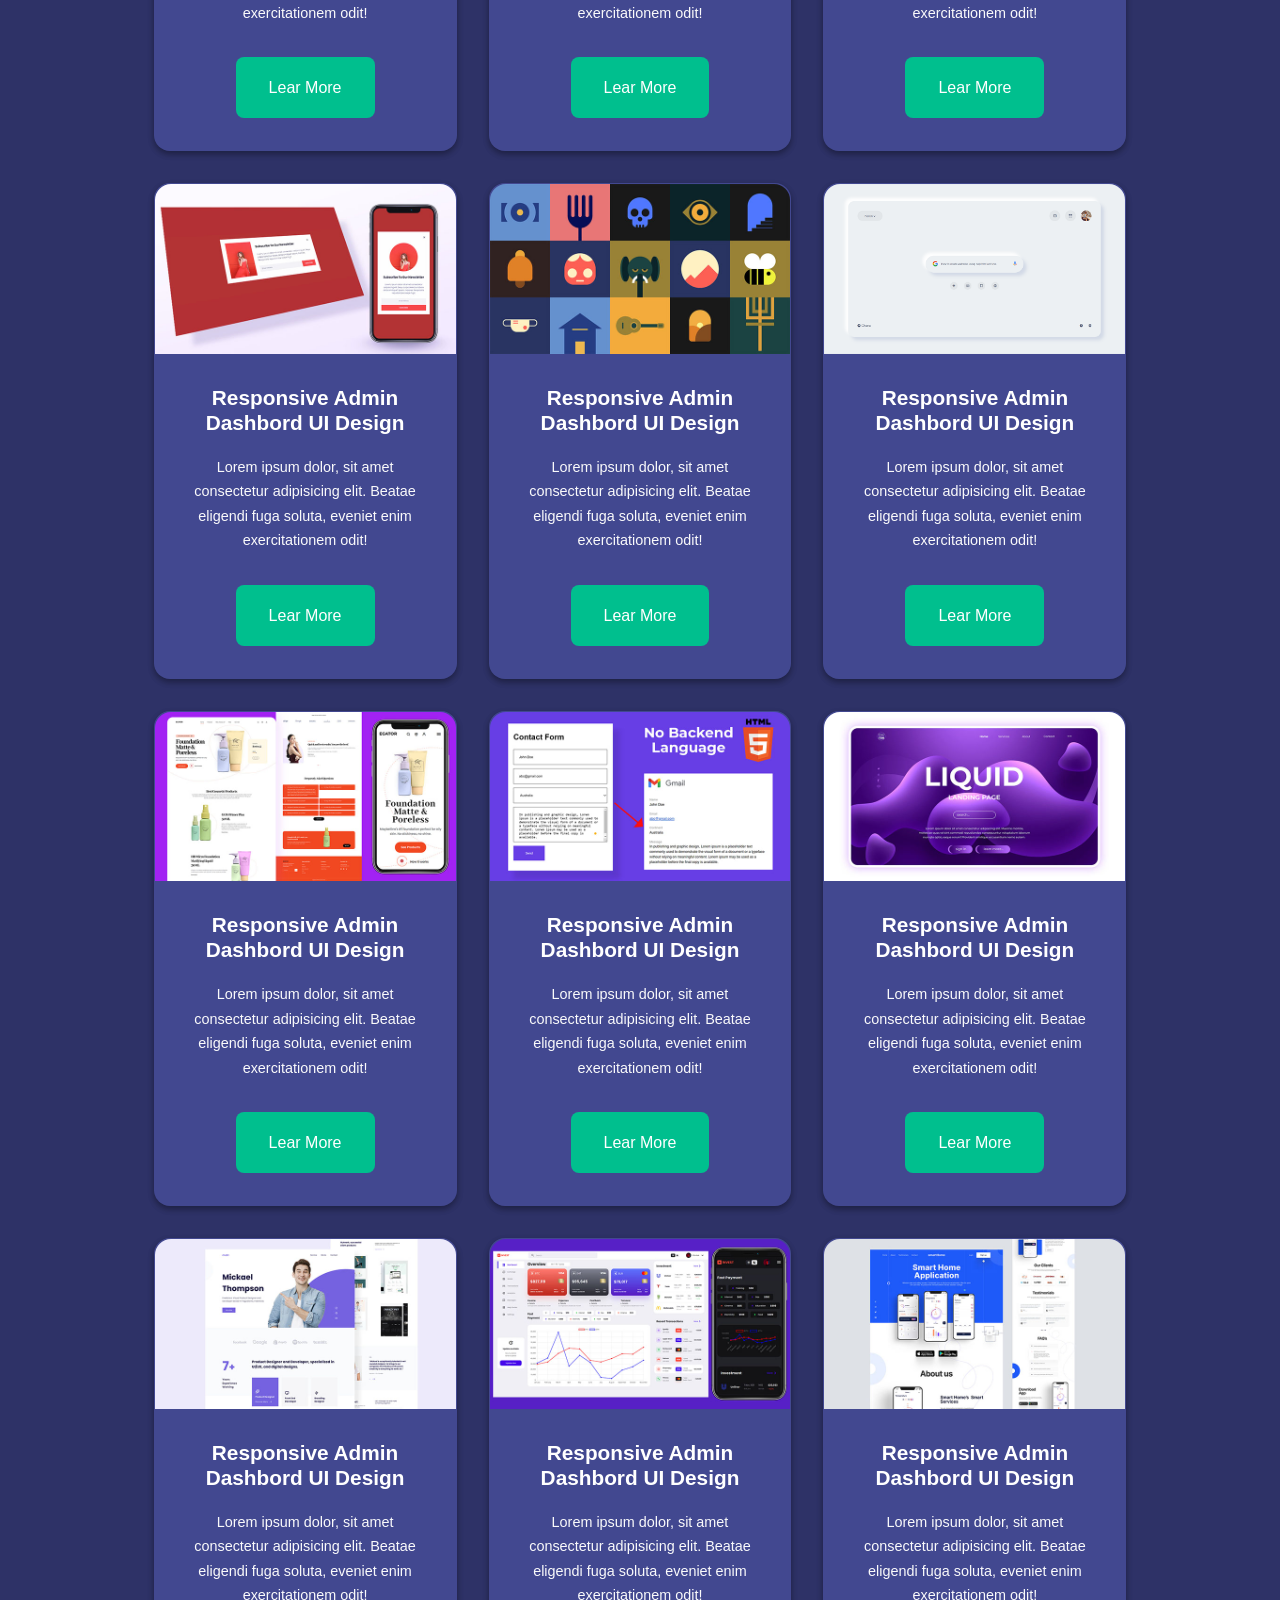
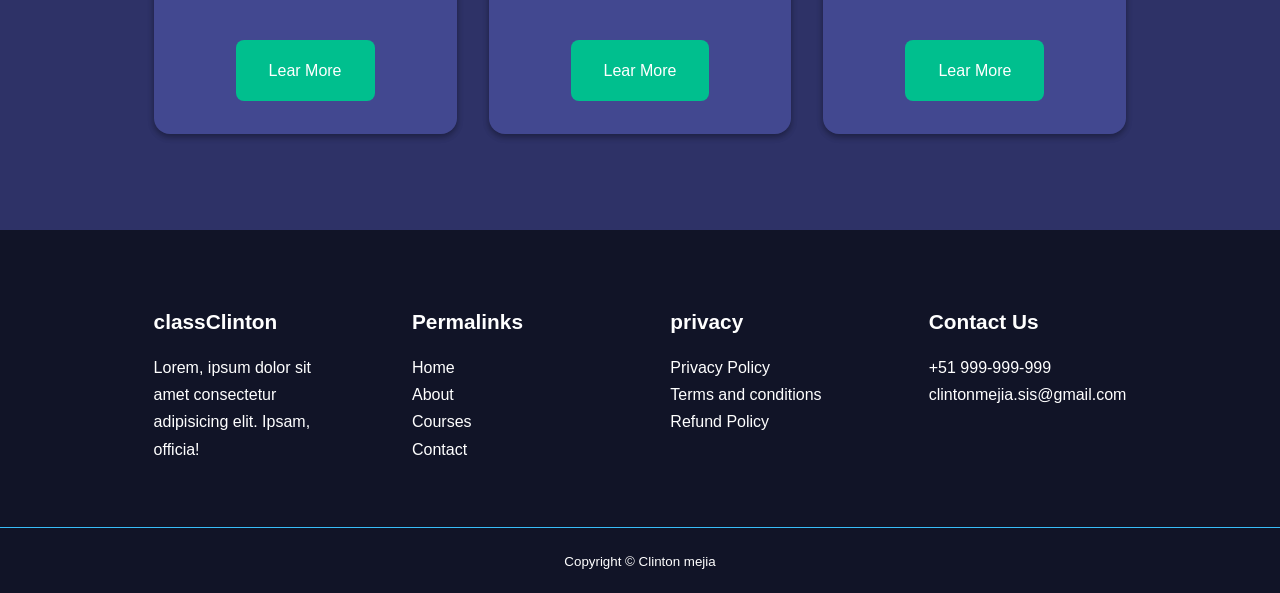
<file: miPagina/html/courses.html>
<!DOCTYPE html>
  <html lang="en">
  <head>
      <meta charset="UTF-8">
      <meta http-equiv="X-UA-Compatible" content="IE=edge">
      <meta name="viewport" content="width=device-width, initial-scale=1.0">
      <title>Opnen Clinton courses</title>
  
      <link rel="stylesheet" href="../css/styles.css">
      <link rel="stylesheet" href="../css/courses.css">
       <!-- ICONSCOUNT CND -->
      <link rel="stylesheet" href="https://unicons.iconscout.com/release/v4.0.0/css/line.css">
      
      <!-- Fonts rubik -->
  
      <link rel="preconnect" href="https://fonts.googleapis.com">
      <link rel="preconnect" href="https://fonts.gstatic.com" crossorigin>
      <link href="https://fonts.googleapis.com/css2? family=Rubik:wght@300;400;500;600;800;900&display=swap" >
  
     
  </head>
  
  <body>
      <!-- ===================nav==================== -->
      <nav>
          <div class="container nav__container">
              <a href="../html/index.html" ><h4>Class<span class="clinton">Clinton</span></h4></a>
              <ul class="nav__menu">
                  <li><a href="../html/index.html">Home</a></li>
                  <li><a href="../html/about.html">About</a></li>
                  <li><a href="../html/courses.html">Courses</a></li>
                  <li><a href="../html/contact.html">Contact</a></li>
              </ul>
              <button id="open-menu"><i class="uil uil-bars"></i></button>
              <button id="close-menu"><i class="uil uil-multiply"></i></button>
          </div>
      </nav>
      <!-- ===================nav end==================== -->
        
       <!-- ===================courses==================== -->
         <section class="courses">
        <!-- <h2>Our Popular Courses</h2> -->
        <div class="container courses__container">
            <article class="course">
                <div class="course__image">
                    <img src="../images/course1.jpg" alt="image" >
                </div>
                <div class="course__info">
                    <h4>Responsive Social Media Website UI Design</h4>
                    <p>Lorem ipsum dolor, sit amet consectetur adipisicing elit. Beatae eligendi fuga soluta, eveniet enim exercitationem odit!
                    </p>
                    <a href="../html/courses.html" class="btn btn-primary">Lear More</a>
                 </div>
            </article>
            
            <article class="course">
                <div class="course__image">
                    <img src="../images/course2.jpg" alt="">
                </div>
                    <div class="course__info">
                    <h4>Responsive SmartHome Website Design</h4>
                    <p>Lorem ipsum dolor, sit amet consectetur adipisicing elit. Beatae eligendi fuga soluta, eveniet enim exercitationem odit!
                    </p>
                    <a href="../html/courses.html" class="btn btn-primary">Lear More</a>
                </div>
            </article>

            <article class="course">
                <div class="course__image">
                    <img src="../images/course3.jpg" alt="">
                </div>
                <div class="course__info">
                    <h4>Responsive Admin Dashbord UI Design</h4>
                    <p>Lorem ipsum dolor, sit amet consectetur adipisicing elit. Beatae eligendi fuga soluta, eveniet enim exercitationem odit!
                    </p>
                    <a href="../html/courses.html" class="btn btn-primary">Lear More</a>
                </div>
            </article>

            <article class="course">
                <div class="course__image">
                    <img src="../images/course4.jpg" alt="">
                </div>
                <div class="course__info">
                    <h4>Responsive Admin Dashbord UI Design</h4>
                    <p>Lorem ipsum dolor, sit amet consectetur adipisicing elit. Beatae eligendi fuga soluta, eveniet enim exercitationem odit!
                    </p>
                    <a href="../html/courses.html" class="btn btn-primary">Lear More</a>
                </div>
            </article>

            <article class="course">
                <div class="course__image">
                    <img src="../images/course5.jpg" alt="">
                </div>
                <div class="course__info">
                    <h4>Responsive Admin Dashbord UI Design</h4>
                    <p>Lorem ipsum dolor, sit amet consectetur adipisicing elit. Beatae eligendi fuga soluta, eveniet enim exercitationem odit!
                    </p>
                    <a href="../html/courses.html" class="btn btn-primary">Lear More</a>
                </div>
            </article>

            <article class="course">
                <div class="course__image">
                    <img src="../images/course6.jpg" alt="">
                </div>
                <div class="course__info">
                    <h4>Responsive Admin Dashbord UI Design</h4>
                    <p>Lorem ipsum dolor, sit amet consectetur adipisicing elit. Beatae eligendi fuga soluta, eveniet enim exercitationem odit!
                    </p>
                    <a href="../html/courses.html" class="btn btn-primary">Lear More</a>
                </div>
            </article>

            <article class="course">
                <div class="course__image">
                    <img src="../images/course7.jpg" alt="">
                </div>
                <div class="course__info">
                    <h4>Responsive Admin Dashbord UI Design</h4>
                    <p>Lorem ipsum dolor, sit amet consectetur adipisicing elit. Beatae eligendi fuga soluta, eveniet enim exercitationem odit!
                    </p>
                    <a href="../html/courses.html" class="btn btn-primary">Lear More</a>
                </div>
            </article>

            <article class="course">
                <div class="course__image">
                    <img src="../images/course8.jpg" alt="">
                </div>
                <div class="course__info">
                    <h4>Responsive Admin Dashbord UI Design</h4>
                    <p>Lorem ipsum dolor, sit amet consectetur adipisicing elit. Beatae eligendi fuga soluta, eveniet enim exercitationem odit!
                    </p>
                    <a href="../html/courses.html" class="btn btn-primary">Lear More</a>
                </div>
            </article>

            <article class="course">
                <div class="course__image">
                    <img src="../images/course9.jpg" alt="">
                </div>
                <div class="course__info">
                    <h4>Responsive Admin Dashbord UI Design</h4>
                    <p>Lorem ipsum dolor, sit amet consectetur adipisicing elit. Beatae eligendi fuga soluta, eveniet enim exercitationem odit!
                    </p>
                    <a href="../html/courses.html" class="btn btn-primary">Lear More</a>
                </div>
            </article>

            <article class="course">
                <div class="course__image">
                    <img src="../images/course10.jpg" alt="">
                </div>
                <div class="course__info">
                    <h4>Responsive Admin Dashbord UI Design</h4>
                    <p>Lorem ipsum dolor, sit amet consectetur adipisicing elit. Beatae eligendi fuga soluta, eveniet enim exercitationem odit!
                    </p>
                    <a href="../html/courses.html" class="btn btn-primary">Lear More</a>
                </div>
            </article>

            <article class="course">
                <div class="course__image">
                    <img src="../images/course11.jpg" alt="">
                </div>
                <div class="course__info">
                    <h4>Responsive Admin Dashbord UI Design</h4>
                    <p>Lorem ipsum dolor, sit amet consectetur adipisicing elit. Beatae eligendi fuga soluta, eveniet enim exercitationem odit!
                    </p>
                    <a href="../html/courses.html" class="btn btn-primary">Lear More</a>
                </div>
            </article>

            <article class="course">
                <div class="course__image">
                    <img src="../images/course12.jpg" alt="">
                </div>
                <div class="course__info">
                    <h4>Responsive Admin Dashbord UI Design</h4>
                    <p>Lorem ipsum dolor, sit amet consectetur adipisicing elit. Beatae eligendi fuga soluta, eveniet enim exercitationem odit!
                    </p>
                    <a href="../html/courses.html" class="btn btn-primary">Lear More</a>
                </div>
            </article>

            <article class="course">
                <div class="course__image">
                    <img src="../images/course13.jpg" alt="">
                </div>
                <div class="course__info">
                    <h4>Responsive Admin Dashbord UI Design</h4>
                    <p>Lorem ipsum dolor, sit amet consectetur adipisicing elit. Beatae eligendi fuga soluta, eveniet enim exercitationem odit!
                    </p>
                    <a href="../html/courses.html" class="btn btn-primary">Lear More</a>
                </div>
            </article>

            <article class="course">
                <div class="course__image">
                    <img src="../images/course14.jpg" alt="">
                </div>
                <div class="course__info">
                    <h4>Responsive Admin Dashbord UI Design</h4>
                    <p>Lorem ipsum dolor, sit amet consectetur adipisicing elit. Beatae eligendi fuga soluta, eveniet enim exercitationem odit!
                    </p>
                    <a href="../html/courses.html" class="btn btn-primary">Lear More</a>
                </div>
            </article>

            <article class="course">
                <div class="course__image">
                    <img src="../images/course15.jpg" alt="">
                </div>
                <div class="course__info">
                    <h4>Responsive Admin Dashbord UI Design</h4>
                    <p>Lorem ipsum dolor, sit amet consectetur adipisicing elit. Beatae eligendi fuga soluta, eveniet enim exercitationem odit!
                    </p>
                    <a href="../html/courses.html" class="btn btn-primary">Lear More</a>
                </div>
            </article>

            <article class="course">
                <div class="course__image">
                    <img src="../images/course16.jpg" alt="">
                </div>
                <div class="course__info">
                    <h4>Responsive Admin Dashbord UI Design</h4>
                    <p>Lorem ipsum dolor, sit amet consectetur adipisicing elit. Beatae eligendi fuga soluta, eveniet enim exercitationem odit!
                    </p>
                    <a href="../html/courses.html" class="btn btn-primary">Lear More</a>
                </div>
            </article>

            <article class="course">
                <div class="course__image">
                    <img src="../images/course17.jpg" alt="">
                </div>
                <div class="course__info">
                    <h4>Responsive Admin Dashbord UI Design</h4>
                    <p>Lorem ipsum dolor, sit amet consectetur adipisicing elit. Beatae eligendi fuga soluta, eveniet enim exercitationem odit!
                    </p>
                    <a href="../html/courses.html" class="btn btn-primary">Lear More</a>
                </div>
            </article>

            <article class="course">
                <div class="course__image">
                    <img src="../images/course18.jpg" alt="">
                </div>
                <div class="course__info">
                    <h4>Responsive Admin Dashbord UI Design</h4>
                    <p>Lorem ipsum dolor, sit amet consectetur adipisicing elit. Beatae eligendi fuga soluta, eveniet enim exercitationem odit!
                    </p>
                    <a href="../html/courses.html" class="btn btn-primary">Lear More</a>
                </div>
            </article>

            
        </div>
        </section>
        <!-- ===================courses end==================== -->

  
  
        <!-- ===================footer===================== -->
         <footer>
    <div class="container footer__container">
        <div class="footer__1">
            <a href="../html/index.html" class="footer__logo"><h4>classClinton</h4></a>
                <p>Lorem, ipsum dolor sit amet consectetur adipisicing elit. Ipsam, officia!
                </p>
        </div>
        <div class="footer__2">
            <h4>Permalinks</h4>
            <ul class="permalinks">
                <li><a href="../html/index.html">Home</a></li>
                <li><a href="../html/about.html">About</a></li>
                <li><a href="../html/courses.html">Courses</a></li>
                <li><a href="../html/contact.html">Contact</a></li>
            </ul>
        </div>

        <div class="footer__3">
            <h4>privacy</h4>
            <ul class="permalinks">
                <li><a href="#">Privacy Policy</a></li>
                <li><a href="#">Terms and conditions</a></li>
                <li><a href="#">Refund Policy</a></li>
            </ul>
        </div>

        <div class="footer__4">
            <h4>Contact Us</h4>
            <div>
                <p>+51 999-999-999</p>
                <p>clintonmejia.sis@gmail.com</p>
            </div>

            <ul class="footer__socials">
                <li>
                    <a href="#"><i class="uil uil-facebook-f"></i></a>
                </li>

                <li>
                    <a href="#"><i class="uil uil-instagram-alt"></i></i></a>
                </li>

                <li>
                    <a href="#"><i class="uil uil-twitter"></i></a>
                </li>

                <li>
                    <a href="#"><i class="uil uil-linkedin"></i></a>
                </li>
            </ul>
        </div>
    </div>
    <div class="footer__copyrght">
        <small>Copyright &copy; Clinton mejia</small>
    </div>
        </footer>
        <!-- ===================end footer===================== -->

    <script  src="../main.js"></script>
    </body>
</html>
</file>
<file: miPagina/css/styles.css>
*{
    margin: 0;
    padding: 0;
    box-sizing: border-box;
    border: 0;
    outline: 0;
    text-decoration: none;
    list-style: none;

}
:root{
    --color-primary: #6c63ff;
    --color-success: #00bf8e;
    --color-warning: #f7c94b;
    --color-danger: #f75842;
    --color-sjyblue: #2d71fa;
    --color-blue: #111427;
    --color-green: #20ded3;
    --color-danger-variant:rgba(247, 88, 66, 0.4);
    --color-white: #fff;
    --color-light: rgba(255, 255, 255, 0.7);
    --color-black: #000;
    --color-bg:#fff;
    --color-bg1:#fafafb;
    --color-bg2:gray;
    --bg--g:#1f2641;
    --bg--g1:#2e3267;
    --bg--g2:#424890;
    --bg-faqs:#0f172a;
    --bg-faqs-b:#38bdf8;

    --container-width-lg: 76%;
    --container-width-md: 90%;
    --container-width-sm: 94%;

    --transition:all 400ms ease;
}

body{
    font-family: 'Rubik', sans-serif;
    line-height: 1.7;
    color:var(--color-black);
    background: var(--color-);
}

.container{
    width: var(--container-width-lg);
    margin: 0 auto;
}

section{
    padding: 6rem 0;
}

section h2{
    text-align: center;
    margin-bottom: 4rem;
}

h1,
h2,
h3,
h4,
h5{
    line-height: 1.2;
}

h1{
    font-size: 2.4rem;
}

h2{
    font-size: 2rem;
}

h3{
    font-size: 1.6rem;
}

h3,h4{
    font-size: 1.3rem;
}

a{
    color: var(--color-black);
}

img{
    width: 100%;
    display: block;
    object-fit: cover;
}

/*===============logo=============*/
.clinton{
    color: var(--color-green);
    font-size: 1.8rem;
}

.btn{
    display: inline-block;
    background:var(--color-white);
    color: var(--color-black);
    padding: 1rem 2rem;
    border: 1px solid transparent;
    font-weight: 500;
    transition: var(--transition);
    border-radius: 8px;
}

.btn:hover{
    background: transparent;
    color: var(--color-success);
    border-color: var(--color-white);
    
}
header .header__left .btn:hover{
    background: var(--color-white);
    color: var(--color-success);
    border-color: var(--color-green);
    
}

.btn-primary{
    background: var(--color-success);
    color: var(--color-white);
}

/*============barra (navbar)==================*/

nav{
    background:transparent;
    width: 100vw;
    height: 5rem;
    position: fixed;
    top: 0;
    z-index: 11;
}
/*change navbar styles on scroll using javascript*/

.window-scroll{
    background: var(--color-bg1);
    box-shadow: 0px 1rem 2rem rgba(0,0,0,0.2);
    
}


.nav__container{
    height: 100%;
    display: flex;
    justify-content: space-between;
    align-items: center;
}

nav button{
    display: none;
}

.nav__menu{
    display: flex;
    align-items: center;
    gap: 4rem;
}
.nav__menu a{
    font-size: 1.2rem;
    transition: var(--transition);
}

.nav__menu a:hover{
    color: var(--color-green);
}

/* ===================header==================== */

header{
    position: relative;
    top: 5rem;
    overflow: hidden;
    height: 85vh;
    margin-bottom: 5rem;
}

.header__container{
    display: grid;
    grid-template-columns: repeat(2, 1fr);
    align-items: center;
    gap: 5rem;
    height: 100%;
}

.header__left{
    margin: 1rem 0 2.4rem;
}
.header__left h1{
    margin-bottom: 2rem;
}
.header__left p{
    margin-bottom: 2rem;
}

/* ===================gatefories==================== */

.categories{
    background: var(--color-bg2);
    height: 35rem;
}

.categories h1{
    line-height: 1;
    margin-bottom: 3rem;
}

.categories__container{
    display: grid;
    grid-template-columns: 40% 60%;
    /* gap: 4rem; */

}
.categories__left{
 margin-right: 4rem;   
}

.categories__left p{
    margin: 1rem 0 3rem;
}

.categories__right{
    display: grid;
    grid-template-columns: repeat(3, 1fr);
    gap: 1.2rem;
}

.category{
    background: var(--color-bg1);
    padding: 2rem;
    border-radius: 2rem;
    transition: var(--transition);
}
.category:hover{
    box-shadow:0 2rem 2rem rgba(0, 0, 0, 0.3);
    z-index: 1;
}

.category:nth-child(2) .category__icon{
    background: var(--color-danger);
}
.category:nth-child(3) .category__icon{
    background: var(--color-success);
}
.category:nth-child(4) .category__icon{
    background: var(--color-warning);
}
.category:nth-child(5) .category__icon{
    background: var(--color-danger-variant);
}

.category__icon{
    background: var(--color-primary);
    padding: auto 0.7rem;
    border-radius: 0.9rem;
    font-size: 3.5rem;
}

.category h5{
    margin: 2rem 0 1rem;
    
}

.category p{
    font-size: 0.85rem;
}

/* ===================Popular courses====================l */

.courses{
    margin-top: 20rem;
    background-color: var(--bg--g1);
}
.courses__container{
    display: grid;
    grid-template-columns: repeat(3, 1fr);
    gap: 2rem;
   
}
.course{
    background:var(--bg--g2);
    text-align: center;
    border: 1px solid transparent;
    transition: var(--transition);
    border-radius: 1rem;
    color: var(--color-white);
    box-shadow: rgba(0, 0, 0, 0.16) 0px 3px 6px, rgba(0, 0, 0, 0.23) 0px 3px 6px;
} 
.course:hover{
    background: transparent;
    border-color:var(--bg--g2);

}
.course__info{
    padding: 2rem;
}
.course__info h4{
    color: var(--color-bg);
}
.course__info p{
    margin: 1.2rem 0 2rem;
    font-size: 0.9rem;
    color: var(--color-bg1);
    
}
.courses h2{
    color: var(--color-green);
    font-weight: bold;
    font-size: 2.5rem;
}
.course__image img{
    height: 100%;
    margin: 0 auto;
    border-radius: 1rem 1rem 0 0;
  
}

/* ==============FAQs=================== */

.faqs{
    /* margin-top: 3rem; */
    background:var(--bg-faqs);
    color: var(--color-white);
}
.faqs__container{
    display: grid;
    grid-template-columns: repeat(2, 1fr);
    gap: 1rem;
}
.faq{
    padding: 2rem;
    display: flex;
    align-items: center;
    gap: 1.5rem;
    height: fit-content;
    background: var(--bg-faqs-b);
    border-radius: 0.5rem;
    cursor: pointer;
    transition: var(--transition);
}
.faq h4{
    font-size: 1rem;
    line-height: 2.2;
}

.faq__icon{
    align-self: flex-start;
    font-size: 1.2rem;
}
.faq p{
    margin-top: 0.8rem;
    display: none;
}
.faq.open p{
    display: block;
}

/* ============testimonials============ */


.testimonials__container{
    overflow-x: hidden;
    position: relative;
    margin-bottom: 5rem;
    height: 65vh;
    margin-top: 50px;
}

.testimonial{
    padding-top: 2rem;
}
.avatar{
    width: 6rem;
    height: 6rem;
    border-radius: 50%;
    overflow: hidden;
    margin: 0 auto 1rem;
    border: 1rem solid var(--color-bg1);
    box-shadow: rgba(0, 0, 0, 0.3) 0px 19px 38px, rgba(0, 0, 0, 0.22) 0px 15px 12px;
}
.testimonial__info{
    text-align: center;
}

.testimonial__body{
    background: var(--color-green);
    padding: 2rem;
    margin-top: 3rem;
    position: relative;
    border-radius: 1rem;
}
.testimonial__body::after{
    content: "";
    display: block;
    background:linear-gradient(
        135deg,
        transparent,
     var(--color-green),
     var(--color-green),
     var(--color-green)
     );
    
    width: 3rem;
    height: 3rem;
    position: absolute;
    left: 50%;
    top: -1.5rem;
    transform: rotate(45deg);
}

/* ====================footer=================== */
footer{
    background: var(--color-blue);
    color: var(--color-white);
    padding-top: 5rem; ;
}
footer a,small{
    color: var(--color-white);
}
.footer__container{
    display: grid;
    grid-template-columns: repeat(4, 1fr);
    gap: 5rem;
}
.footer__container>div h4{
    margin-bottom: 1.2rem;
    color: var(--color-white);
}
.footer__1 p{
    margin: 0 0 2rem;
    
}
.footer ul li a{
    margin-bottom: 0.7rem;
}
.footer ul li a:hover{
    text-decoration: underline;
}
.footer__socials{
    display: flex;
    gap: 1rem;
    font-size: 1.2rem;
    margin-top: 2rem;
}

.footer__copyrght{
    text-align: center;
    margin-top: 2rem;
    padding: 1.2rem 0;
    border-top: 1px solid var(--bg-faqs-b);

}

/*=============MEDIA QUERY (TABLETS)====================*/

@media screen and (max-width: 1024px) {
    .container{
        width: var(--container-width-md);
    }
    h1{
        font-size: .2.2rem;
    }
    h2{
        font-size: 1.7rem;
    }
    h3{
        font-size: 1.4rem;
    }
    h4{
        font-size: 1.2rem;
    }
    /* ==============NAVBAR=================== */

    nav button {
        display: inline-block;
        background: transparent;
        font-size: 1.9rem;
        color: var(--color-green);
        cursor: pointer;
    }
    nav button#close-menu{
        display: none;
    }

    .nav__menu{
        position: fixed;
        top: 5rem;
        right: 5%;
        height: fit-content;
        width: 18rem;
        flex-direction: column;
        gap: 0;
        display: none;
    }
    .nav__menu li{
        width: 100%;
        height: 5rem;
        animation: animateNavItems 400ms linear forwards;
        transform-origin: top right;
        opacity: 0;
    }
    .nav__menu li:nth-child(2){
        animation-delay: 200ms;
    }

    .nav__menu li:nth-child(3){
        animation-delay: 400ms;
    }


    .nav__menu li:nth-child(4){
        animation-delay: 600ms;
    }


    @keyframes animateNavItems{
        0%{
           
            transform: rotateZ(-90deg) rotateX(90deg) scale(0.1);
        }
        100%{
            
            transform: rotaleZ(0) rotateX(0) scale(1);
            opacity: 1;
        }
    }

    .nav__menu li a{
        background-color: rgba(136, 241, 241, 0.5);
        /* background: var(--color-green); */
        box-shadow: 4rem 6rem 10rem rgba(7, 235, 239, 0.5);
        padding: 1rem;
        width: 100%;
        height: 100%;
        display: grid;
        place-items: center;
        border-radius: 0.3rem;
    }
    .nav__menu li a:hover{
        background: var(--color-green-hover);
        border: var(--color-green) solid 0.1rem;
        
        
    }
    /* ==============HEADER=================== */
    
    header{
        height: 52vh;
        margin-bottom: 4rem;
    }
    
    .header__container{
        gap: 0;
        padding-bottom: 3rem;
    }

    /* ==============Categories=================== */
    .categories{
        height: auto;
    }

    .categories__container{
        grid-template-columns: 1fr;
        gap: 3rem;
    }
    .categories__left{
        margin-right: 0;
    }


    /* ==============Popular courses=================== */

    .courses{
        margin-top: 0;

    }
    .courses__container{
        grid-template-columns: 1fr 1fr;
        gap: 3rem;
    }

    /* ==============FAQs=================== */

    .faqs__container{
        padding: 1.5rem;
    }


    /* ==============Testimonials=================== */

    
    /* ==============Footer=================== */
    .footer__container{
        grid-template-columns: repeat(2, 1fr);
    
    }
}

/*=============MEDIA QUERY (MOBILE)====================*/
@media screen and (max-width: 600px) {
    .container{
        width: var(--container-width-sm);
    }
    /* ==============NAVBAR=================== */
    .nav__menu{
        right: 3%;
    }

    /* ==============HEADER=================== */
    header{
        height: 100vh;
    }
    
    .header__container{
        grid-template-columns: 1fr;
        text-align: center;
        margin-top: 0;
    }

    .header__left p{
        margin-bottom: 1.3rem;
    }
    /* ==============Categories=================== */
    .categories__right{
        grid-template-columns: 1fr 1fr;
        gap: 0.7rem;
    }

    .category{
        padding: 1rem;
        border-radius: 1rem;
    }
    .category__icon{
       margin: 0;
       /*display: inline-flex;*/
    }
    /* ==============Popular courses=================== */

    .courses__container{
        grid-template-columns: 1fr;
        gap: 0.7rem;
    }
    /* ==============FAQs=================== */
    .faqs__container{
        grid-template-columns: 1fr;
    }

    /* ==============testimonials=================== */

    .testimonials__container{
        padding: 1.2rem;
    }

    /* ==============Footer=================== */
    .footer__container{
        grid-template-columns: 1fr;
        text-align: center;
        gap: 2rem;
    }

    .footer__1 p{
        margin: 1rem auto;
    }
    .footer__socials{
       justify-content: center;
        
    }
}
</file>
<file: miPagina/css/about.css>
/*==============achievements==============*/

:root{
    --bg--g:#1f2641;
    --bg--g1:#2e3267;
    --bg--g2:#424890;
    --color-danger: #f75842;
    --color-success: #00bf8e;
    --color-primary: #6c63ff;
    --color-white:white;
    --color-light: rgba(255, 255, 255, 0.7);
    --transition:all 400ms ease;
}

.about__achievements{
    margin-top: 3rem;
}

.about__achievements-container{
    display: grid;
    grid-template-columns: 40% 60%;
    gap: 5rem;
}

.about__achievements-right > p{
    margin: 1.6rem 0 2.5rem ;
}

.achievements__cards{
   display: grid;
   grid-template-columns: repeat(3, 1fr);
   grid-gap: 1.5rem;
} 

.achievement__cards{
   background: var(--bg--g1);
    padding: 1.6rem;
    border-radius: 1rem;
    text-align: center;
    transition: var(--transition);
    color: var(--color-white);
}

.achievement__cards:hover{
    background: var(--bg--g2);
    box-shadow: 0 3rem 3rem rgba(0,0,0,0.3);
}


.achievement__icon{
    background:var(--color-danger);
    padding: 0.6rem;
    border-radius: 1rem;
    margin-bottom: 2rem;
    display: inline-block;
    font-size: 2rem;
}

.achievement__cards:nth-child(2) 
.achievement__icon{
   background: var(--color-success);
}

.achievement__cards:nth-child(3) 
.achievement__icon{
   background: var(--color-primary);
}
    
/*==============ACHIEVEMENTS END==============*/


/*==============TEAM==============*/

.team{
    background: var(--bg--g1);
    box-shadow: inset 0 0 3rem rgba(0,0,0,0.1);
    color: var(--color-white);
}

.team__container{
    display: grid;
    grid-template-columns: repeat(4, 1fr);
    gap: 2rem;
}

.team__member{
    background: var(--bg--g2);
    padding: 2rem;
    border: 1px solid transparent;
    border-radius: 1rem;
    transition: var(--transition);
    position: relative;
    overflow: hidden;
}


.team__member-image img{
    filter: saturate(0);
    border-radius: 1rem;
    width: 100%;
    height: 100%;
}
.team__member:hover img{
    filter: saturate(1);
}

.team__member:hover{
    border: 1px solid var(--color-white);
    background: transparent;
}

.team__member-info *{
    text-align: center;
    margin-top: 1.4rem;
}
.team__member-info p{
    color: var(--color-light);
}

.team__member-socials{
    position: absolute;
    top:50%;
    transform: translateY(-50%);/**/
    right: -100%;
    display: flex;
    flex-direction: column;
    background: var(--color-primary);
    border-radius: 1rem 0 0 1rem;
    box-shadow: -2rem 0 2rem rgba(0,0,0,0.3);
    transition: var(--transition);
}

.team__member:hover 
.team__member-socials{
    right: 0;;
}


.team__member-socials a{
    padding: 1rem;
}


/*==============MEJIA QUERIES (TABLETS)==============*/

@media screen and (max-width: 1024px){
    .about__achievements{
        margin-top: 2rem;
    }
    .about__achievements-container{
        grid-template-columns: 1fr;
        gap: 4rem;
    }

    .about__achievements-left{
        width: 80%;
        margin: 0 auto;
    }
    .team__container{
        grid-template-columns:repeat(3, 1fr);
        gap: 1.5rem;
    }
    .team__member{
        padding: 1rem;
    }
    

}
/*==============MEJIA QUERIES (mobile)==============*/
@media screen and (max-width: 600px){
    .achievement__cards{
        grid-template-columns: 1fr 1fr;
        gap: 0.7rem;
    }

    .team__container{
        grid-template-columns: 1fr 1fr;
        gap: 0.7rem;
    }

    .team__member{
        padding: 0;
    }

    .team__member p{
        margin-bottom:1.5rem; 
    }
    
}
</file>
<file: miPagina/css/contact.css>
:root{
    --bg--g:#1f2641;
    --bg--g1:#2e3267;
    --bg--g2:#424890;
    --color-danger: #f75842;
    --color-success: #00bf8e;
    --color-primary: #6c63ff;
    --color-white:white;
    --color-light: rgba(255, 255, 255, 0.7);
    --transition:all 400ms ease;
}

.contact__container{
    background: var(--bg--g);
    padding: 4rem;
    display: grid;
    grid-template-columns: 40% 60%;
    gap: 4rem;
    height: 30rem;
    margin: 7rem auto;
    border-radius: 1rem;
    
}

/*=======================aside================*/


.contact__aside{
    background: var(--color-success);
    padding: 3rem;
    border-radius: 1rem;
    box-shadow: 0 0.5rem 1rem rgba(0,0,0,0.1);
    position: relative;
    bottom: 10rem;
    color: var(--color-white);
}

.aside__image{
    width: 12rem;
    margin-bottom: 2rem;
}

.contact__aside h2{
    text-align: left;
    margin-bottom: 1rem;
}
.contact__aside p {
    font-size: 0.9rem;
    margin-bottom: 2rem;
}

.contact__details li{
    display: flex;
    gap: 1rem;
    align-items: center;
    margin-bottom: 1rem;
   
}

.contact__socials{
    display: flex;
    gap: 0.8rem;
    margin-top: 3rem;
}

.contact__socials a{
    border-radius: 50%;
    background: var(--color-white);
    padding: 0.5rem;
    font-size: 0.9rem;
    transition: var(--transition);
    
    
}

.contact__aside a:hover{
    background: transparent;
}

/*=======================form================*/

.contact__form{
   display: flex;
   flex-direction: column;
   gap: 1.2rem;
   
   margin-right: 4rem;
   
}
.contact__form .form__mane{
    display: flex;
    gap: 1.2rem;
    border-radius: 0.8rem;
    
   
}


.contact__form input[type="text"]{
    border-radius: 0.5rem; 
    width: 49.6%;
    
    
}
input, textarea{
    width: 100%;
    padding: 1rem;
    color: var(--color-success);
}


textarea, [type="email"]{
    border-radius: 0.5rem;
}

.contact__form .btn{
    width: max-content;
    cursor: pointer;
    margin-top: 1rem;
   
}

/*=======================media queries (tablets)================*/

@media screen and(max-width:1024px) {
    .contact{
        /* padding-bottom: 0; */
    }
    .contact__container{
        gap: 1.5rem;
        margin-top: 3rem;
        height: auto;
        padding: 1.5rem;
    }

    .contact__aside{
        width: auto;
        padding: 1.5rem;
        bottom: 0;
    }
    .contact__form{
        align-self: center;
        margin-right: 1.5rem; 
        
    }   
}

/*=======================media queries (mobile)================*/

@media  screen and (max-width:768px) {
    .contact__container{
        grid-template-columns: 100%;
        gap: 3rem;
        margin-top: 2.5rem;
        height: auto;
        padding: 0;
    }
    .contact__aside{
        width: auto;
        padding: 1.5rem;
        bottom: 0;
    }
    .contact__form{
        align-self: center;
        margin: 1.5rem; 
    }   
    .form__mane{
        flex-direction: column;
    }
    .form__mane input[type="text"]{
        width: 100%;
    }
}
</file>
<file: miPagina/css/courses.css>
.courses{
    margin-top: 5rem;
   
}
</file>
